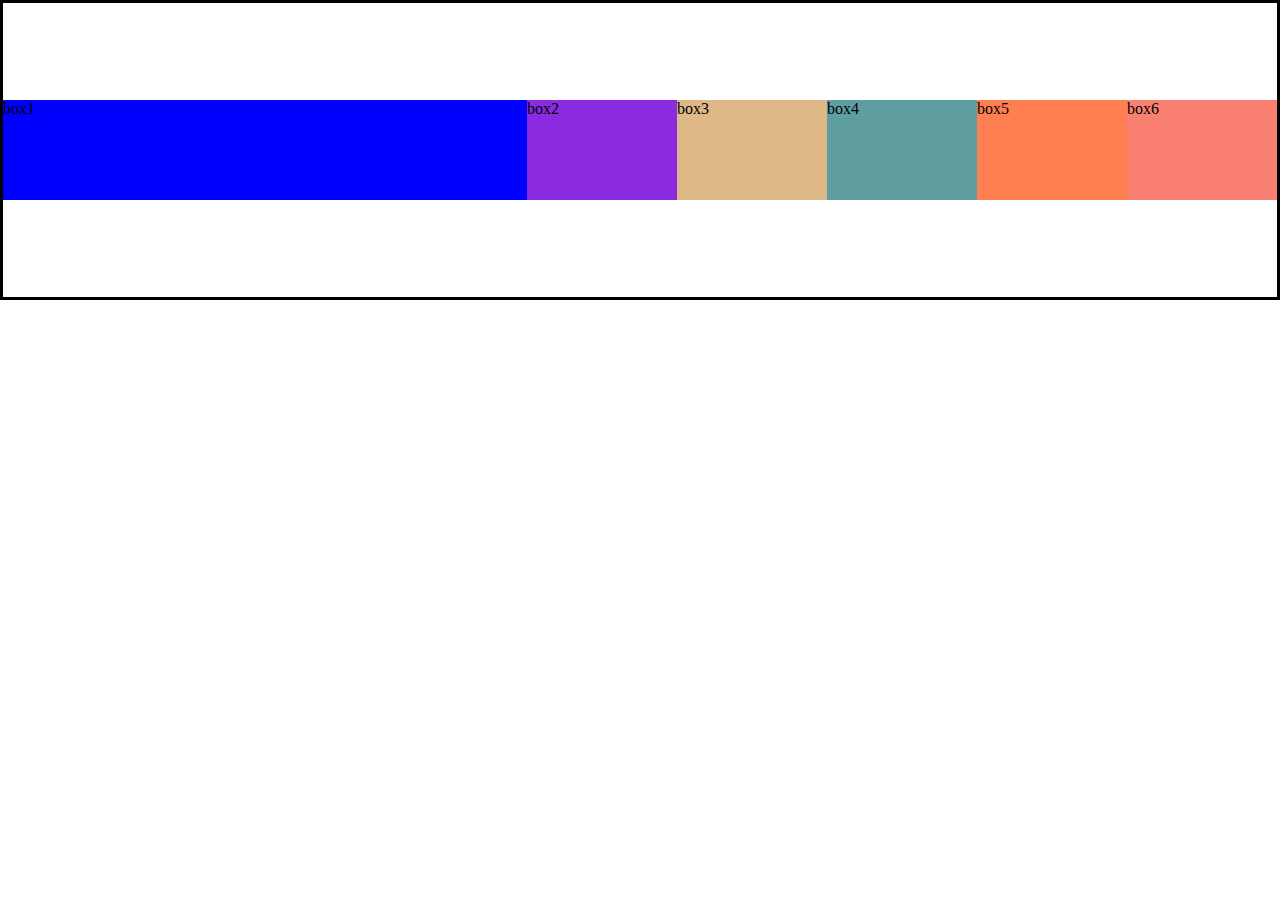
<file: flex/index.html>
<!DOCTYPE html>
<html lang="en">
<head>
    <meta charset="UTF-8">
    <meta http-equiv="X-UA-Compatible" content="IE=edge">
    <meta name="viewport" content="width=device-width, initial-scale=1.0">
    <title>Document</title>
    <link rel="stylesheet" href="./main.css">
</head>
<body>
    <main class="container">
        <div class="box1 box">
            <p>box1</p>
        </div>
        <div class="box2 box">
            <p>box2</p>
        </div>
        <div class="box3 box">
            <p>box3</p>
        </div>
        <div class="box4 box">
            <p>box4</p>
        </div>
        <div class="box5 box">
            <p>box5</p>
        </div>
        <div class="box6 box">
            <p>box6</p>
        </div>
        </main>
</body>
</html>
</file>
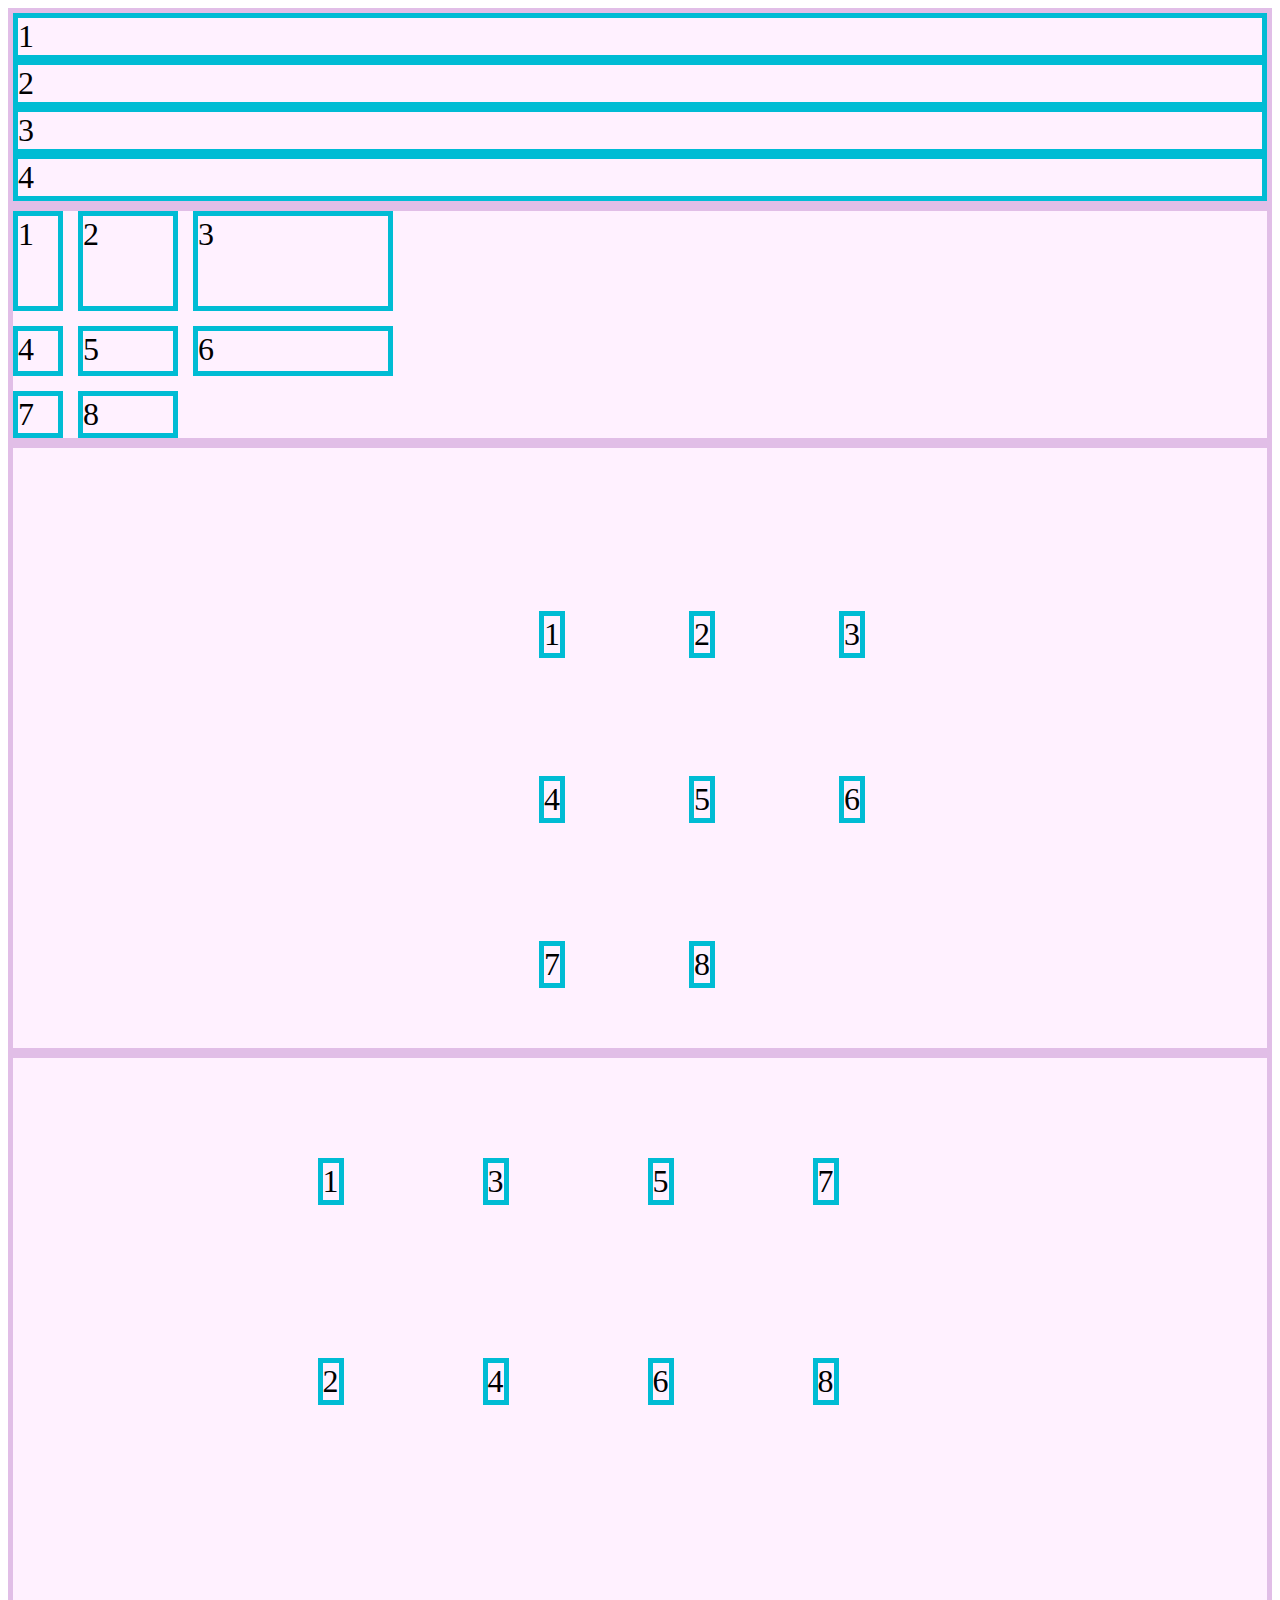
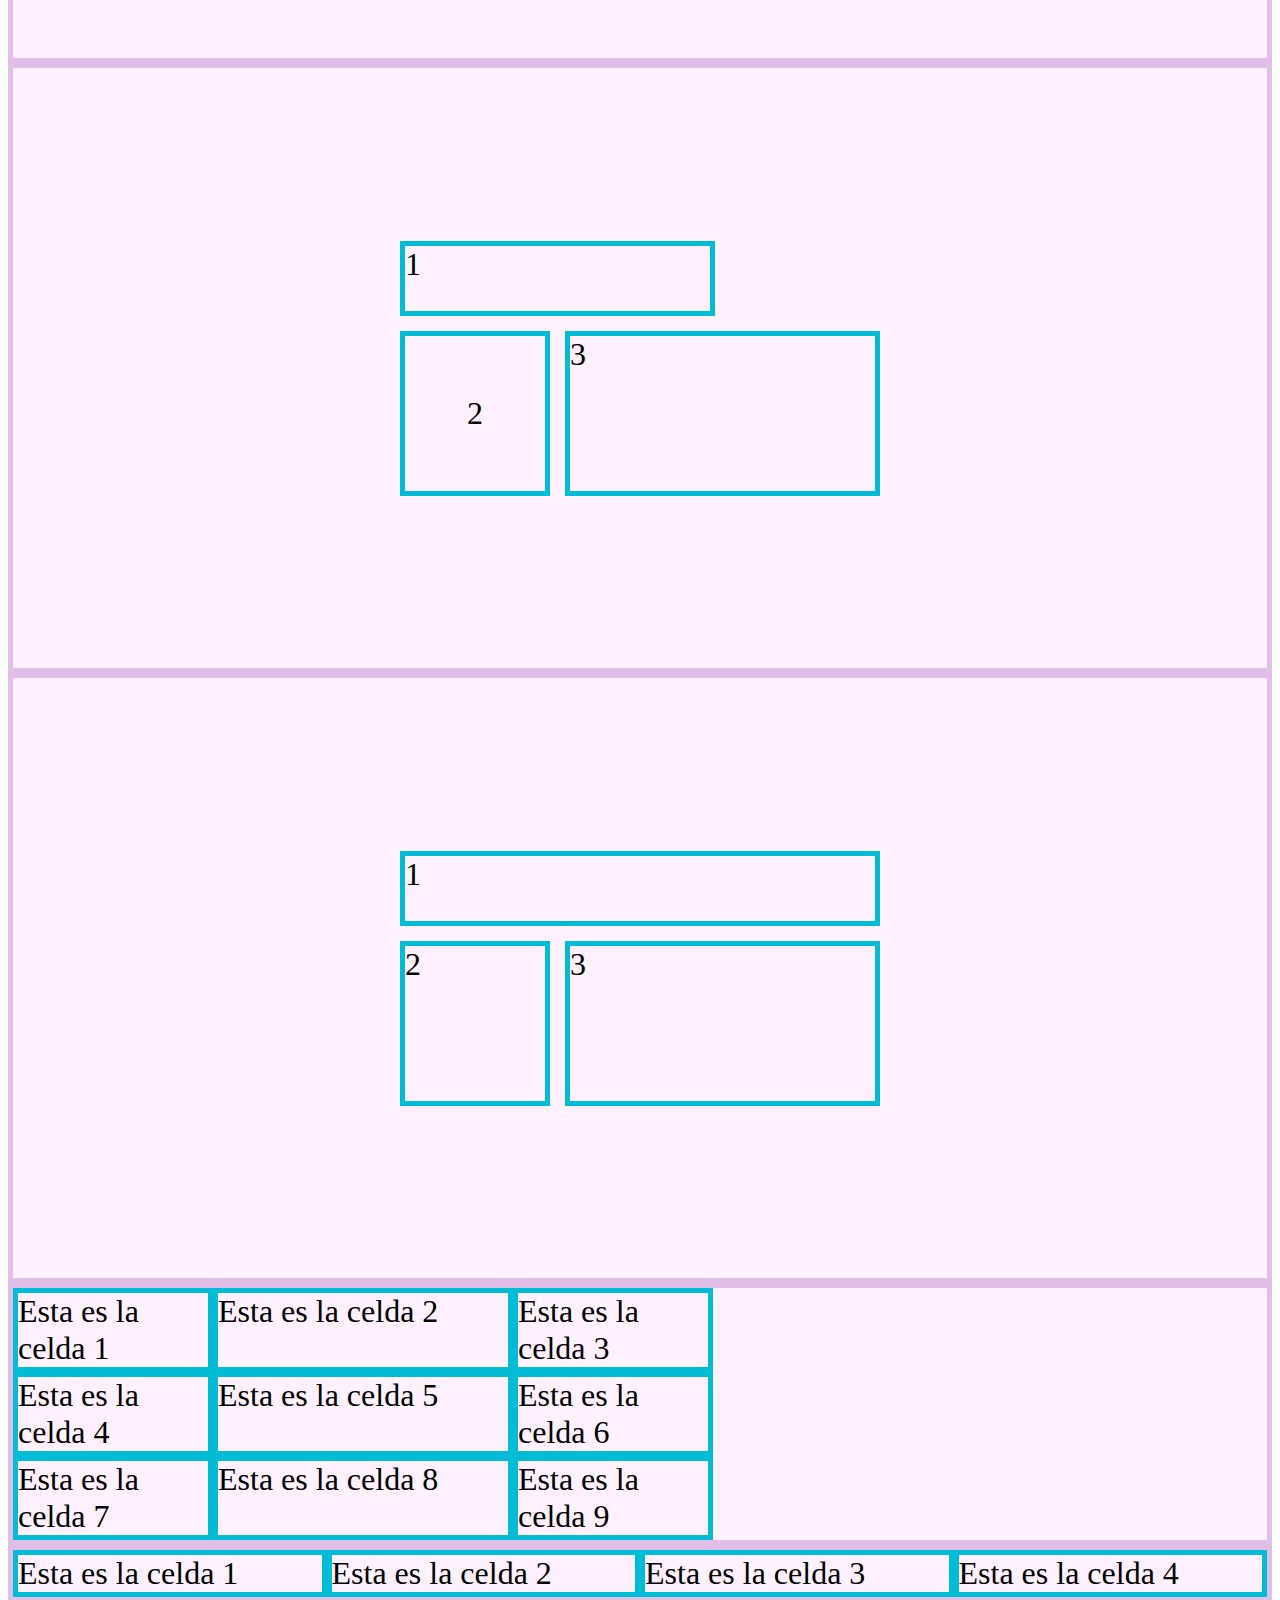
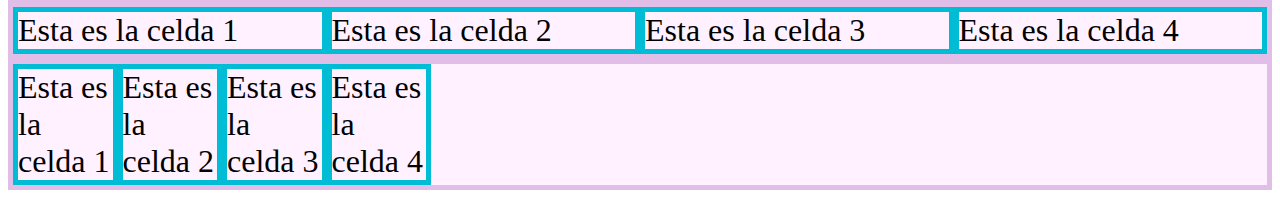
<file: grid/index.html>
<!DOCTYPE html>
<html lang="en">
<head>
    <meta charset="UTF-8">
    <meta http-equiv="X-UA-Compatible" content="IE=edge">
    <meta name="viewport" content="width=device-width, initial-scale=1.0">
    <title>Document</title>
    <link rel="stylesheet" href="./index.css">
</head>
<body>
    <section class="contenedor1">
        <div class="item item-1">1</div>
        <div class="item item-2">2</div>
        <div class="item item-3">3</div>
        <div class="item item-4">4</div>
    </section>
    <section class="contenedor2">
        <div class="item item-1">1</div>
        <div class="item item-2">2</div>
        <div class="item item-3">3</div>
        <div class="item item-4">4</div>
        <div class="item item-3">5</div>
        <div class="item item-4">6</div>
        <div class="item item-3">7</div>
        <div class="item item-4">8</div>
    </section>
    <section class="contenedor3">
        <div class="item item-1">1</div>
        <div class="item item-2">2</div>
        <div class="item item-3">3</div>
        <div class="item item-4">4</div>
        <div class="item item-3">5</div>
        <div class="item item-4">6</div>
        <div class="item item-3">7</div>
        <div class="item item-4">8</div>
    </section>
    <section class="contenedor4">
        <div class="item item-1">1</div>
        <div class="item item-2">2</div>
        <div class="item item-3">3</div>
        <div class="item item-4">4</div>
        <div class="item item-3">5</div>
        <div class="item item-4">6</div>
        <div class="item item-3">7</div>
        <div class="item item-4">8</div>
    </section>
    <section class="contenedor5">
        <div class="item item-5-1">1</div>
        <div class="item item-5-2">2</div>
        <div class="item item-5-3">3</div>
    </section>
    <section class="contenedor6">
        <div class="item item-6-1">1</div>
        <div class="item item-6-2">2</div>
        <div class="item item-6-3">3</div>
    </section>
    <section class="contenedor7">
        <div class="item item-7-1">Esta es la celda 1</div>
        <div class="item item-7-2">Esta es la celda 2</div>
        <div class="item item-7-3">Esta es la celda 3</div>
        <div class="item item-7-4">Esta es la celda 4</div>
        <div class="item item-7-5">Esta es la celda 5</div>
        <div class="item item-7-6">Esta es la celda 6</div>
        <div class="item item-7-7">Esta es la celda 7</div>
        <div class="item item-7-8">Esta es la celda 8</div>
        <div class="item item-7-9">Esta es la celda 9</div>
    </section>
    <section class="contenedor8">
        <div class="item item-8-1">Esta es la celda 1</div>
        <div class="item item-8-2">Esta es la celda 2</div>
        <div class="item item-8-3">Esta es la celda 3</div>
        <div class="item item-8-4">Esta es la celda 4</div>
    </section>
    <section class="contenedor9">
        <div class="item item-9-1">Esta es la celda 1</div>
        <div class="item item-9-2">Esta es la celda 2</div>
        <div class="item item-9-3">Esta es la celda 3</div>
        <div class="item item-9-4">Esta es la celda 4</div>
    </section>
    <section class="contenedor10">
        <div class="item item-10-1">Esta es la celda 1</div>
        <div class="item item-10-2">Esta es la celda 2</div>
        <div class="item item-10-3">Esta es la celda 3</div>
        <div class="item item-10-4">Esta es la celda 4</div>
    </section>
</body>
</html>
</file>
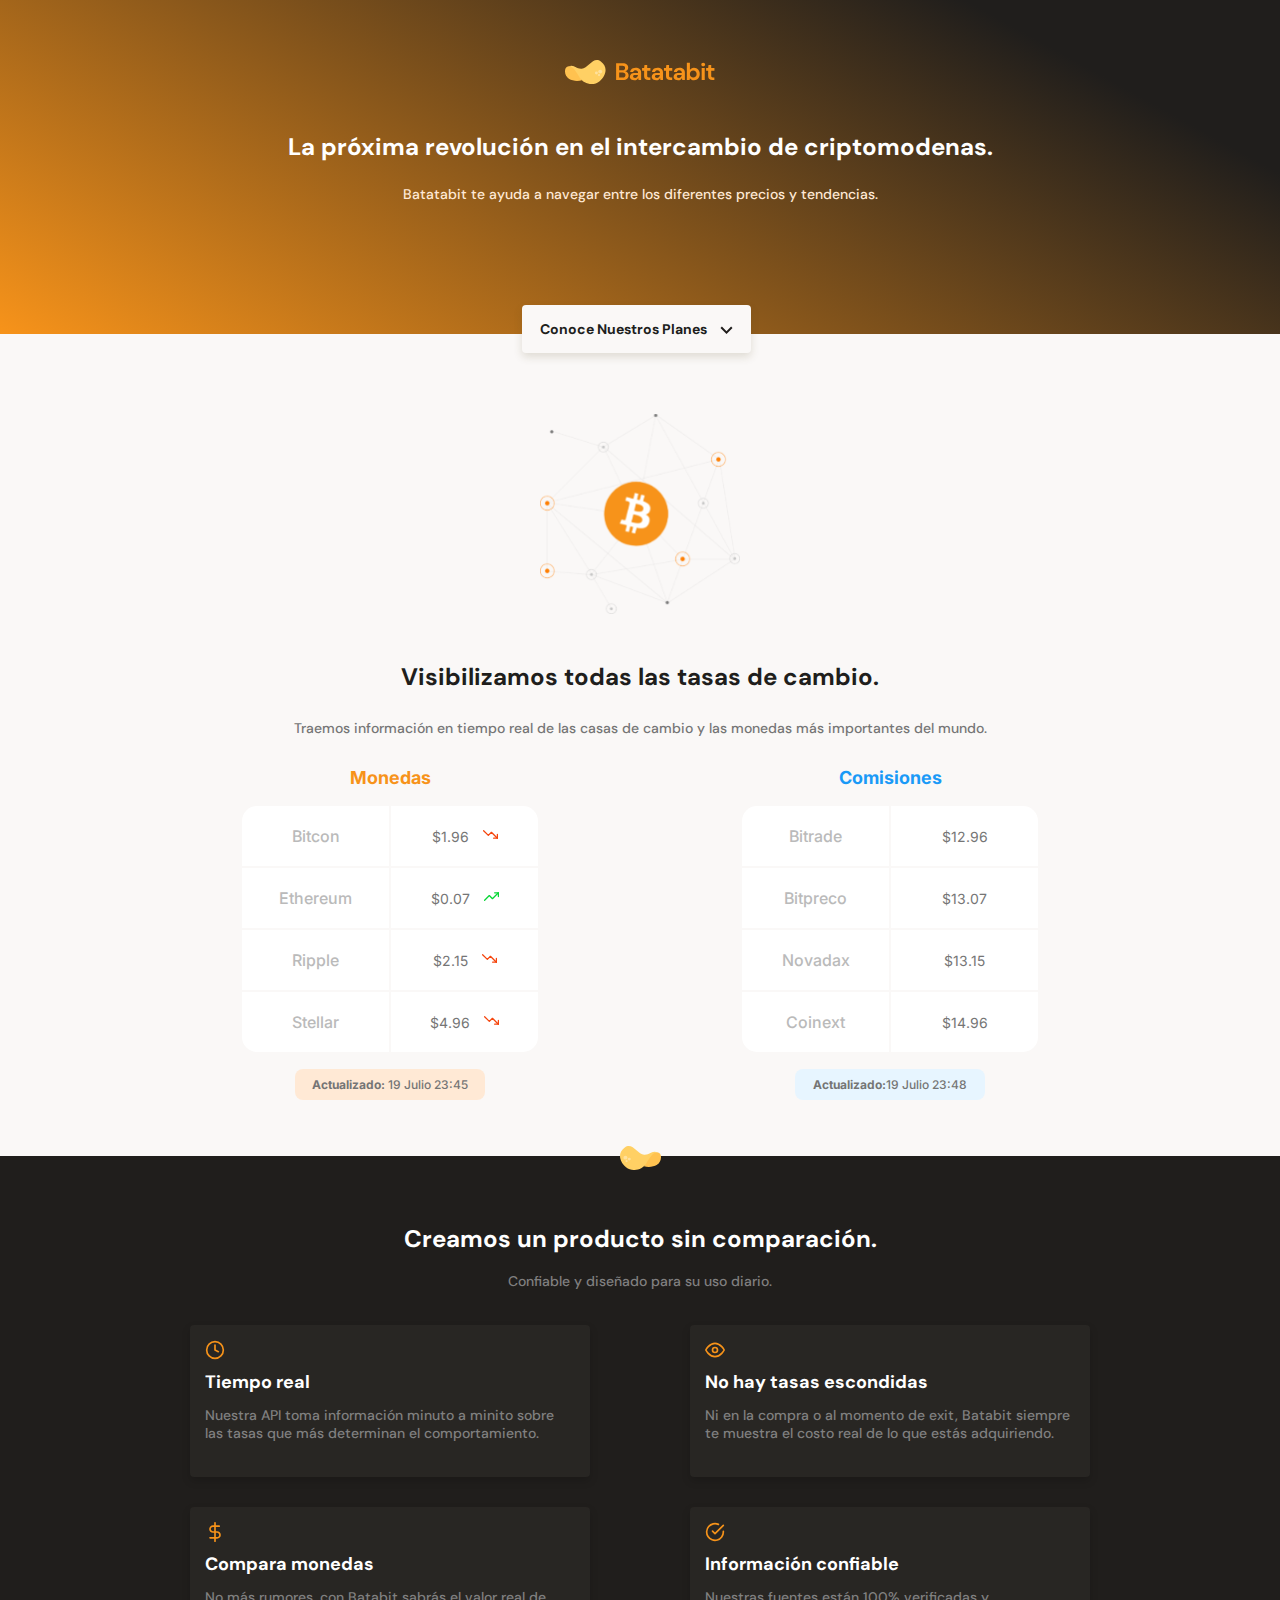
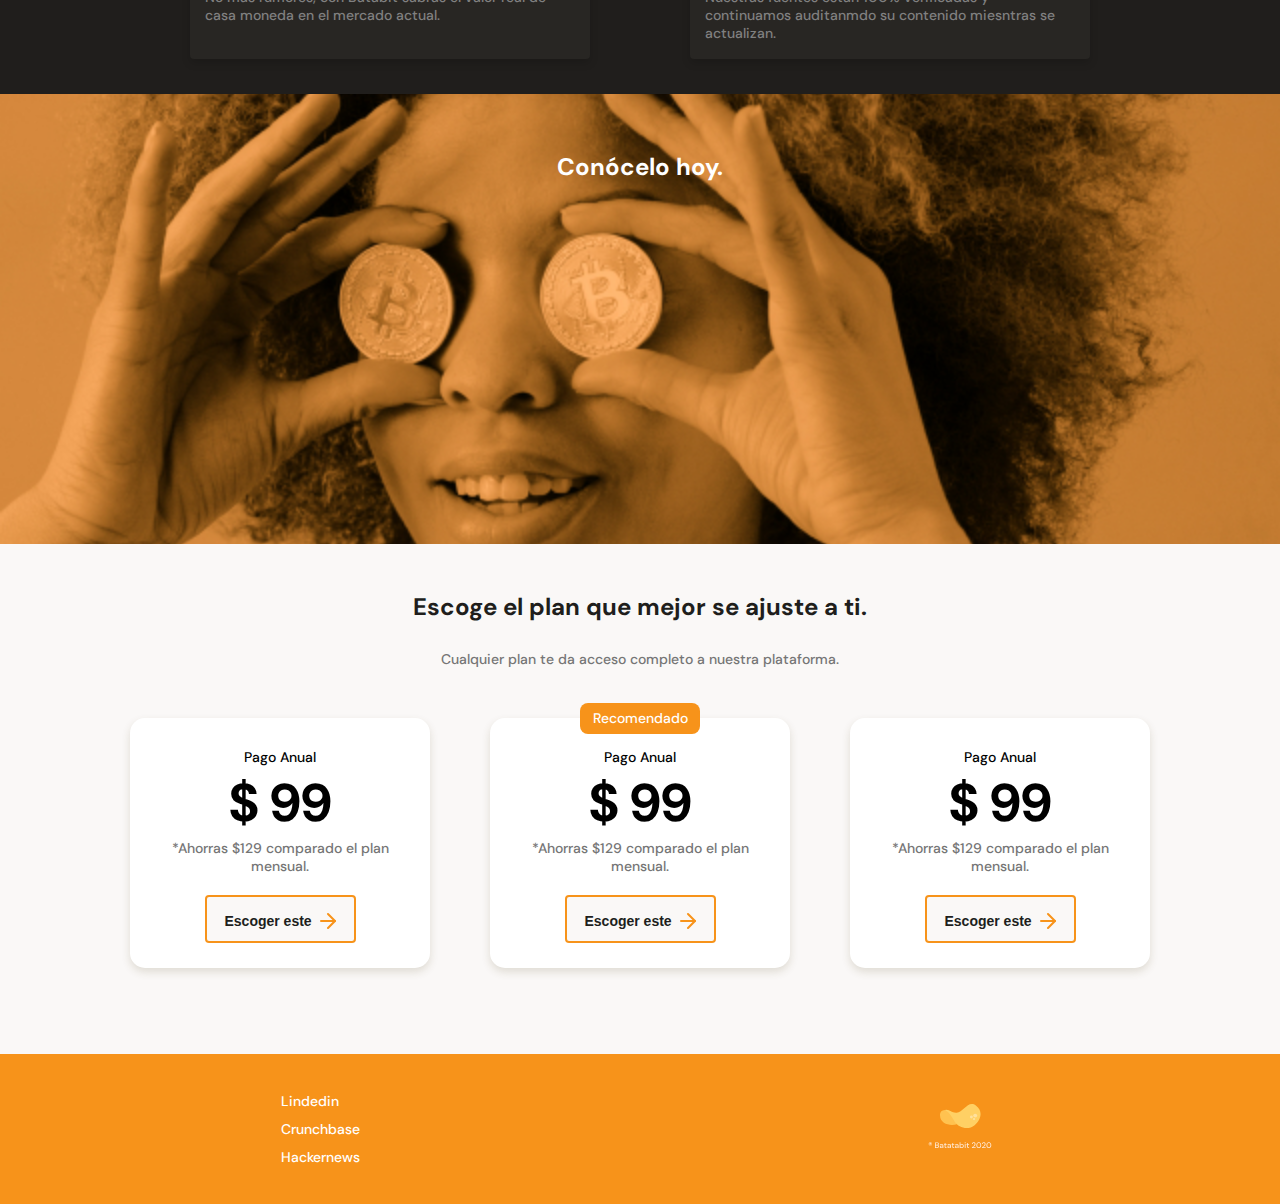
<file: Proyects/batata/index.html>
<!DOCTYPE html>
<html lang="en">
  <head>
    <meta charset="UTF-8" />
    <meta name="viewport" content="width=device-width, initial-scale=1.0" />
    <title>Batatabit</title>
    <link
      href="https://fonts.googleapis.com/css2?family=DM+Sans:wght@400;500;700&family=Inter:wght@300;500;900&display=swap"
      rel="stylesheet"
    />
    <link rel="stylesheet" href="./css/style.css" />
    <link
      rel="stylesheet"
      href="./css/tablet.css"
      media="(min-width: 1024px)"
    />
  </head>
  <body>
    <header>
      <img src="./assets/img/logo.svg" alt="Logo de Batatabit" />
      <div class="header--title-container">
        <h1>La próxima revolución en el intercambio de criptomodenas.</h1>
        <p>
          Batatabit te ayuda a navegar entre los diferentes precios y
          tendencias.
        </p>
        <a href="#plans" class="header--button"
          >Conoce Nuestros Planes <span></span
        ></a>
      </div>
    </header>
    <main>
      <section class="main-exchange-container">
        <div class="backgroundImg"></div>
        <div class="main-exchange-container--title">
          <h2>Visibilizamos todas las tasas de cambio.</h2>
          <p>
            Traemos información en tiempo real de las casas de cambio y las
            monedas más importantes del mundo.
          </p>
        </div>
        <div class="main-tables-container">
          <div class="main-currency-table">
            <p class="currency-table--title">Monedas</p>
            <div class="currency-table--container">
              <table>
                <tr>
                  <td class="table__top-left">Bitcon</td>
                  <td class="table__top-right table__right">
                    $1.96 <span class="down"></span>
                  </td>
                </tr>
                <tr>
                  <td>Ethereum</td>
                  <td class="table__right">$0.07 <span class="up"></span></td>
                </tr>
                <tr>
                  <td>Ripple</td>
                  <td class="table__right">$2.15 <span class="down"></span></td>
                </tr>
                <tr>
                  <td class="table__bottom-left">Stellar</td>
                  <td class="table__bottom-right table__right">
                    $4.96 <span class="down"></span>
                  </td>
                </tr>
              </table>
            </div>
            <div class="currency-table--date">
              <p><b>Actualizado:</b> 19 Julio 23:45</p>
            </div>
          </div>
          <div class="main-commissions-table">
            <p class="commissions-table--title">Comisiones</p>
            <div class="commissions-table--container">
              <table>
                <tr>
                  <td class="table__top-left">Bitrade</td>
                  <td class="table__top-right table__right">$12.96</td>
                </tr>
                <tr>
                  <td>Bitpreco</td>
                  <td class="table__right">$13.07</td>
                </tr>
                <tr>
                  <td>Novadax</td>
                  <td class="table__right">$13.15</td>
                </tr>
                <tr>
                  <td class="table__bottom-left">Coinext</td>
                  <td class="table__bottom-right table__right">$14.96</td>
                </tr>
              </table>
            </div>
            <div class="commissions-table--date">
              <p><b>Actualizado:</b>19 Julio 23:48</p>
            </div>
          </div>
        </div>
      </section>
      <section class="main-product-detail">
        <span class="product-detail--batata-logo"></span>
        <div class="product-detail--title">
          <h2>Creamos un producto sin comparación.</h2>
          <p>Confiable y diseñado para su uso diario.</p>
        </div>
        <div class="product-cards--container">
          <article class="product-detail--card">
            <span class="clock"></span>
            <p class="product--card_title">Tiempo real</p>
            <p class="product--card_body">
              Nuestra API toma información minuto a minito sobre las tasas que
              más determinan el comportamiento.
            </p>
          </article>
          <article class="product-detail--card">
            <span class="eye"></span>
            <p class="product--card_title">No hay tasas escondidas</p>
            <p class="product--card_body">
              Ni en la compra o al momento de exit, Batabit siempre te muestra
              el costo real de lo que estás adquiriendo.
            </p>
          </article>
          <article class="product-detail--card">
            <span class="dollar"></span>
            <p class="product--card_title">Compara monedas</p>
            <p class="product--card_body">
              No más rumores, con Batabit sabrás el valor real de casa moneda en
              el mercado actual.
            </p>
          </article>
          <article class="product-detail--card">
            <span class="check"></span>
            <p class="product--card_title">Información confiable</p>
            <p class="product--card_body">
              Nuestras fuentes están 100% verificadas y continuamos auditanmdo
              su contenido miesntras se actualizan.
            </p>
          </article>
        </div>
      </section>
      <section class="bitcoin-img-container">
        <h2>Conócelo hoy.</h2>
      </section>
      <section id="plans" class="main-plans-container">
        <h2>Escoge el plan que mejor se ajuste a ti.</h2>
        <p>Cualquier plan te da acceso completo a nuestra plataforma.</p>
        <div class="plans-container--slider">
          <div class="plans-container--card">
            <div class="plan-card">
              <h3 class="plan-card--title">Pago Anual</h3>
              <p class="plan-card--price"><span>$</span> 99</p>
              <p class="plan-card--saving">
                *Ahorras $129 comparado el plan mensual.
              </p>
              <button class="plan-card--ca">Escoger este <span></span></button>
            </div>
          </div>
          <div class="plans-container--card">
            <p class="recommended">Recomendado</p>
            <div class="plan-card">
              <h3 class="plan-card--title">Pago Anual</h3>
              <p class="plan-card--price"><span>$</span> 99</p>
              <p class="plan-card--saving">
                *Ahorras $129 comparado el plan mensual.
              </p>
              <button class="plan-card--ca">Escoger este <span></span></button>
            </div>
          </div>
          <div class="plans-container--card">
            <div class="plan-card">
              <h3 class="plan-card--title">Pago Anual</h3>
              <p class="plan-card--price"><span>$</span> 99</p>
              <p class="plan-card--saving">
                *Ahorras $129 comparado el plan mensual.
              </p>
              <button class="plan-card--ca">Escoger este <span></span></button>
            </div>
          </div>
        </div>
      </section>
    </main>
    <footer>
      <section class="left">
        <ul>
          <li><a href="">Lindedin</a></li>
          <li><a href="">Crunchbase</a></li>
          <li><a href="">Hackernews</a></li>
        </ul>
      </section>
      <section class="right">
        <img src="./assets/img/logo-footer.svg" alt="Logo Batatabit 2020" />
      </section>
    </footer>
  </body>
</html>
</file>
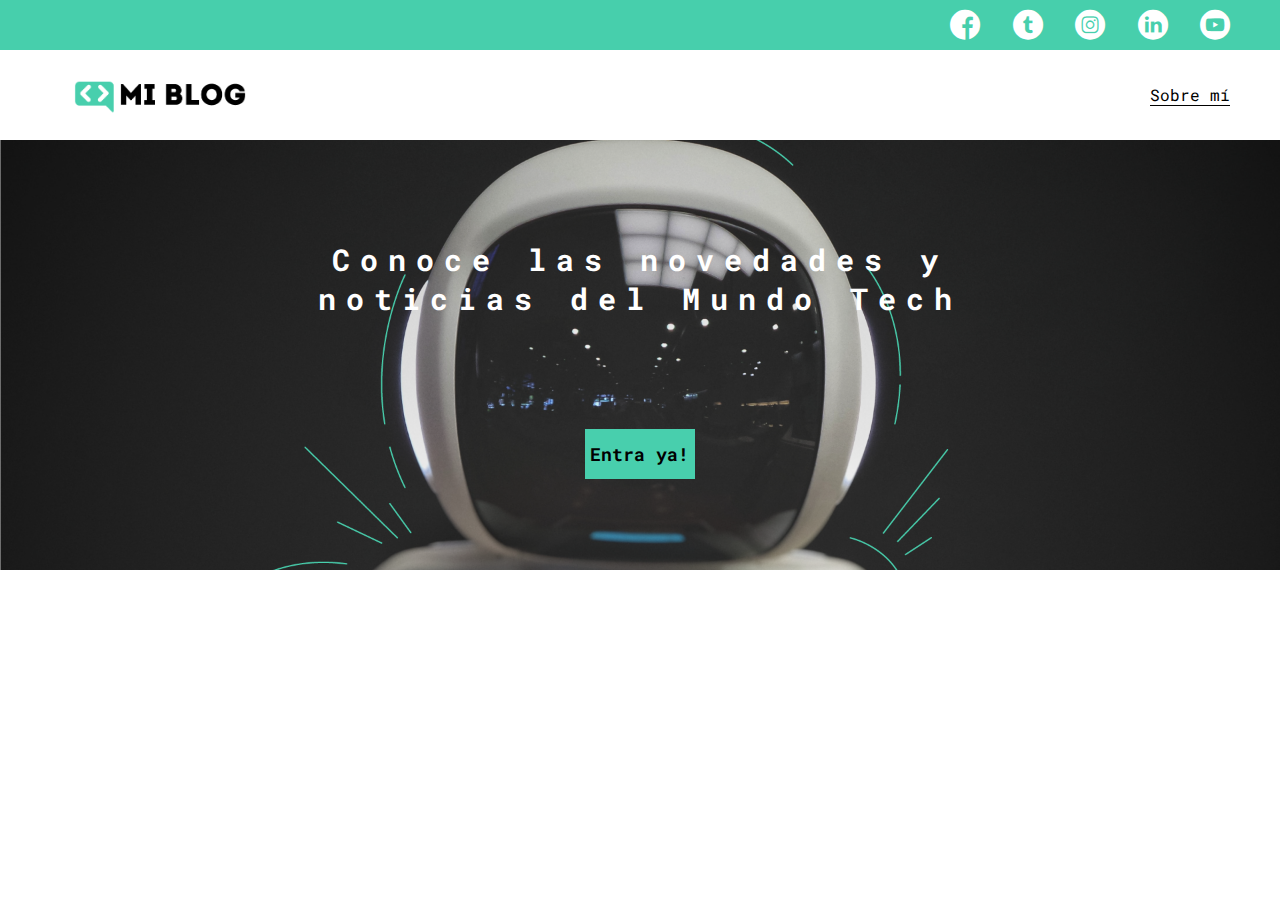
<file: Proyects/blog/blog/index.html>
<!DOCTYPE html>
<html lang="en">
<head>
    <meta charset="UTF-8">
    <meta name="viewport" content="width=device-width, initial-scale=1.0">
    <meta http-equiv="X-UA-Compatible" content="ie=edge">
    <title>Mi Blog</title>
    <link rel="stylesheet" href="css/main.css">
    <link rel="stylesheet" href="css/font/flaticon.css">
    <link rel="stylesheet" href="css/media-queries.css">
</head>
<body>
    <header>
        <section class="header-icons-container">
            <div class="icons">
                <a href="/"><span class="flaticon-001-facebook"></span></a>
                <a href="/"><span class="flaticon-002-twitter"></span></a>
                <a href="/"><span class="flaticon-011-instagram"></span></a>
                <a href="/"><span class="flaticon-010-linkedin"></span></a>
                <a href="/"><span class="flaticon-008-youtube"></span></a>
            </div>
        </section>
        <nav>
            <section class="nav-logo-container">
                <a href="/"><img src="assets/img/Logo-negro.png" alt="Logo de mi blog" > </a>
            </section>
            <section class="profile-link">
                <a href="perfil.html">Sobre mí</a>
            </section>
        </nav>
    </header>
    <main class="home-main">
        <section>
            <h1 class="home-main-text">Conoce las novedades y <br> noticias del Mundo Tech</h1>
            <a class="home-main-button" href="blogs.html">Entra ya!</a>
        </section>
    </main>
</body>
</html>
</file>
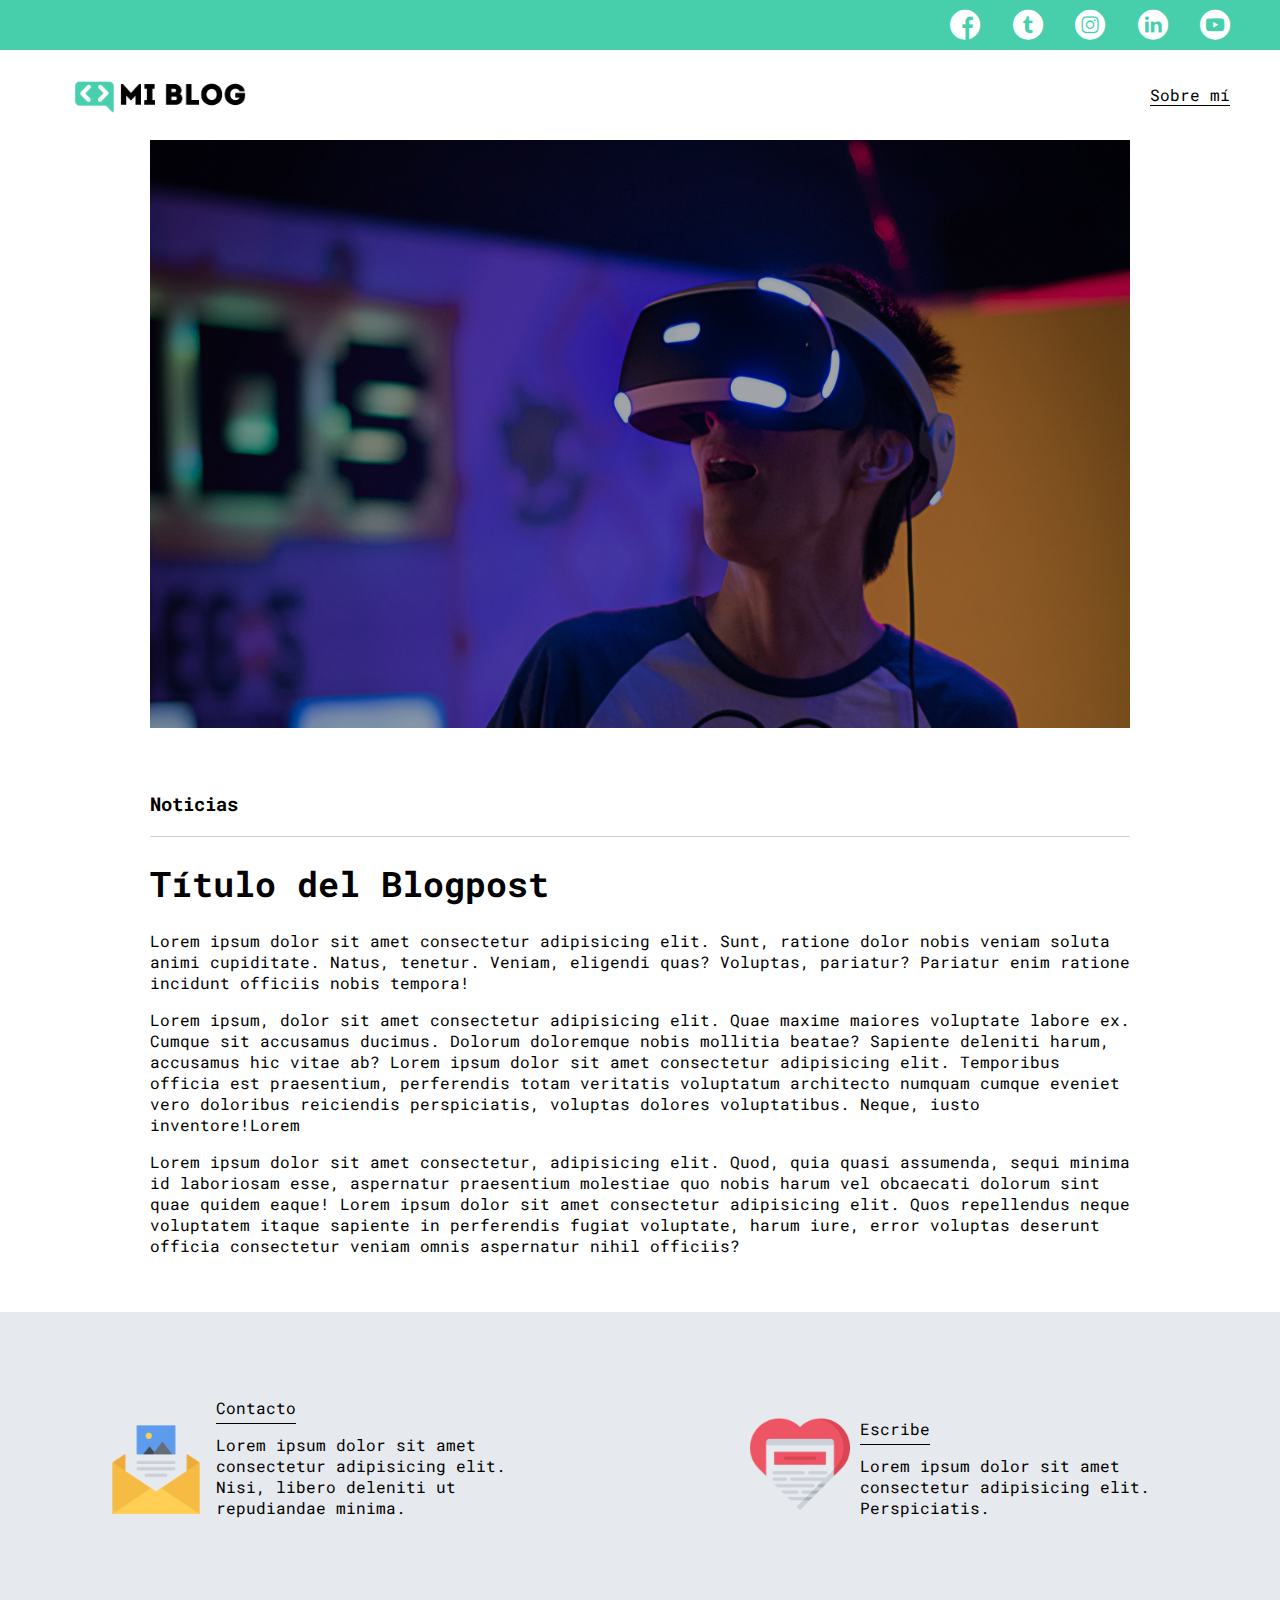
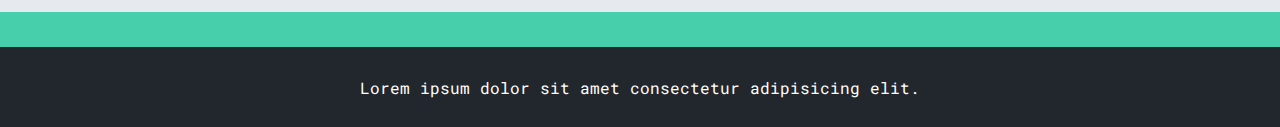
<file: Proyects/blog/blog/blog.html>
<!DOCTYPE html>
<html lang="en">
<head>
    <meta charset="UTF-8">
    <meta name="viewport" content="width=device-width, initial-scale=1.0">
    <meta http-equiv="X-UA-Compatible" content="ie=edge">
    <title>Mi Blog</title>
    <link rel="stylesheet" href="css/main.css">
    <link rel="stylesheet" href="css/font/flaticon.css">
    <link rel="stylesheet" href="css/media-queries.css">
</head>
<body>
    <header>
        <section class="header-icons-container">
            <div class="icons">
                <a href="/"><span class="flaticon-001-facebook"></span></a>
                <a href="/"><span class="flaticon-002-twitter"></span></a>
                <a href="/"><span class="flaticon-011-instagram"></span></a>
                <a href="/"><span class="flaticon-010-linkedin"></span></a>
                <a href="/"><span class="flaticon-008-youtube"></span></a>
            </div>
        </section>
        <nav>
            <section class="nav-logo-container">
                <a href="/"><img src="assets/img/Logo-negro.png" alt="Logo de mi blog" > </a>
            </section>
            <section class="profile-link">
                <a href="perfil.html">Sobre mí</a>
            </section>
        </nav>
    </header>
    <main>
        <section class="grid-container blogpost-img-container">
            <img src="assets/img/post-1.png" alt="">
        </section>
        <section class="blogpost-main-container">
            <div class="grid-container">
                <h3>Noticias</h3>
                <article>
                    <h1>Título del Blogpost</h1>
                    <p>Lorem ipsum dolor sit amet consectetur adipisicing elit. Sunt, ratione dolor nobis veniam soluta animi cupiditate. Natus, tenetur. Veniam, eligendi quas? Voluptas, pariatur? Pariatur enim ratione incidunt officiis nobis tempora!</p>
                    <p>Lorem ipsum, dolor sit amet consectetur adipisicing elit. Quae maxime maiores voluptate labore ex. Cumque sit accusamus ducimus. Dolorum doloremque nobis mollitia beatae? Sapiente deleniti harum, accusamus hic vitae ab? Lorem ipsum dolor sit amet consectetur adipisicing elit. Temporibus officia est praesentium, perferendis totam veritatis voluptatum architecto numquam cumque eveniet vero doloribus reiciendis perspiciatis, voluptas dolores voluptatibus. Neque, iusto inventore!Lorem</p>
                    <p>Lorem ipsum dolor sit amet consectetur, adipisicing elit. Quod, quia quasi assumenda, sequi minima id laboriosam esse, aspernatur praesentium molestiae quo nobis harum vel obcaecati dolorum sint quae quidem eaque! Lorem ipsum dolor sit amet consectetur adipisicing elit. Quos repellendus neque voluptatem itaque sapiente in perferendis fugiat voluptate, harum iure, error voluptas deserunt officia consectetur veniam omnis aspernatur nihil officiis?</p>
                </article>
            </div>
        </section>
        <section class="contact-main-container">
            <div>
                <img src="assets/img/013-newsletter.png" alt="">
                <div class="contact-left">
                    <a href="/">Contacto</a>
                    <p>Lorem ipsum dolor sit amet consectetur adipisicing elit. Nisi, libero deleniti ut repudiandae minima.</p>
                </div>
            </div>
            <div>
                <img src="assets/img/006-like.png" alt="">
                <div class="contact-right">
                    <a href="/">Escribe</a>
                    <p>Lorem ipsum dolor sit amet consectetur adipisicing elit. Perspiciatis.</p>
                </div>
            </div>
        </section>
    </main>
    <footer>
        <p>Lorem ipsum dolor sit amet consectetur adipisicing elit.</p>
    </footer>
</body>
</html>
</file>
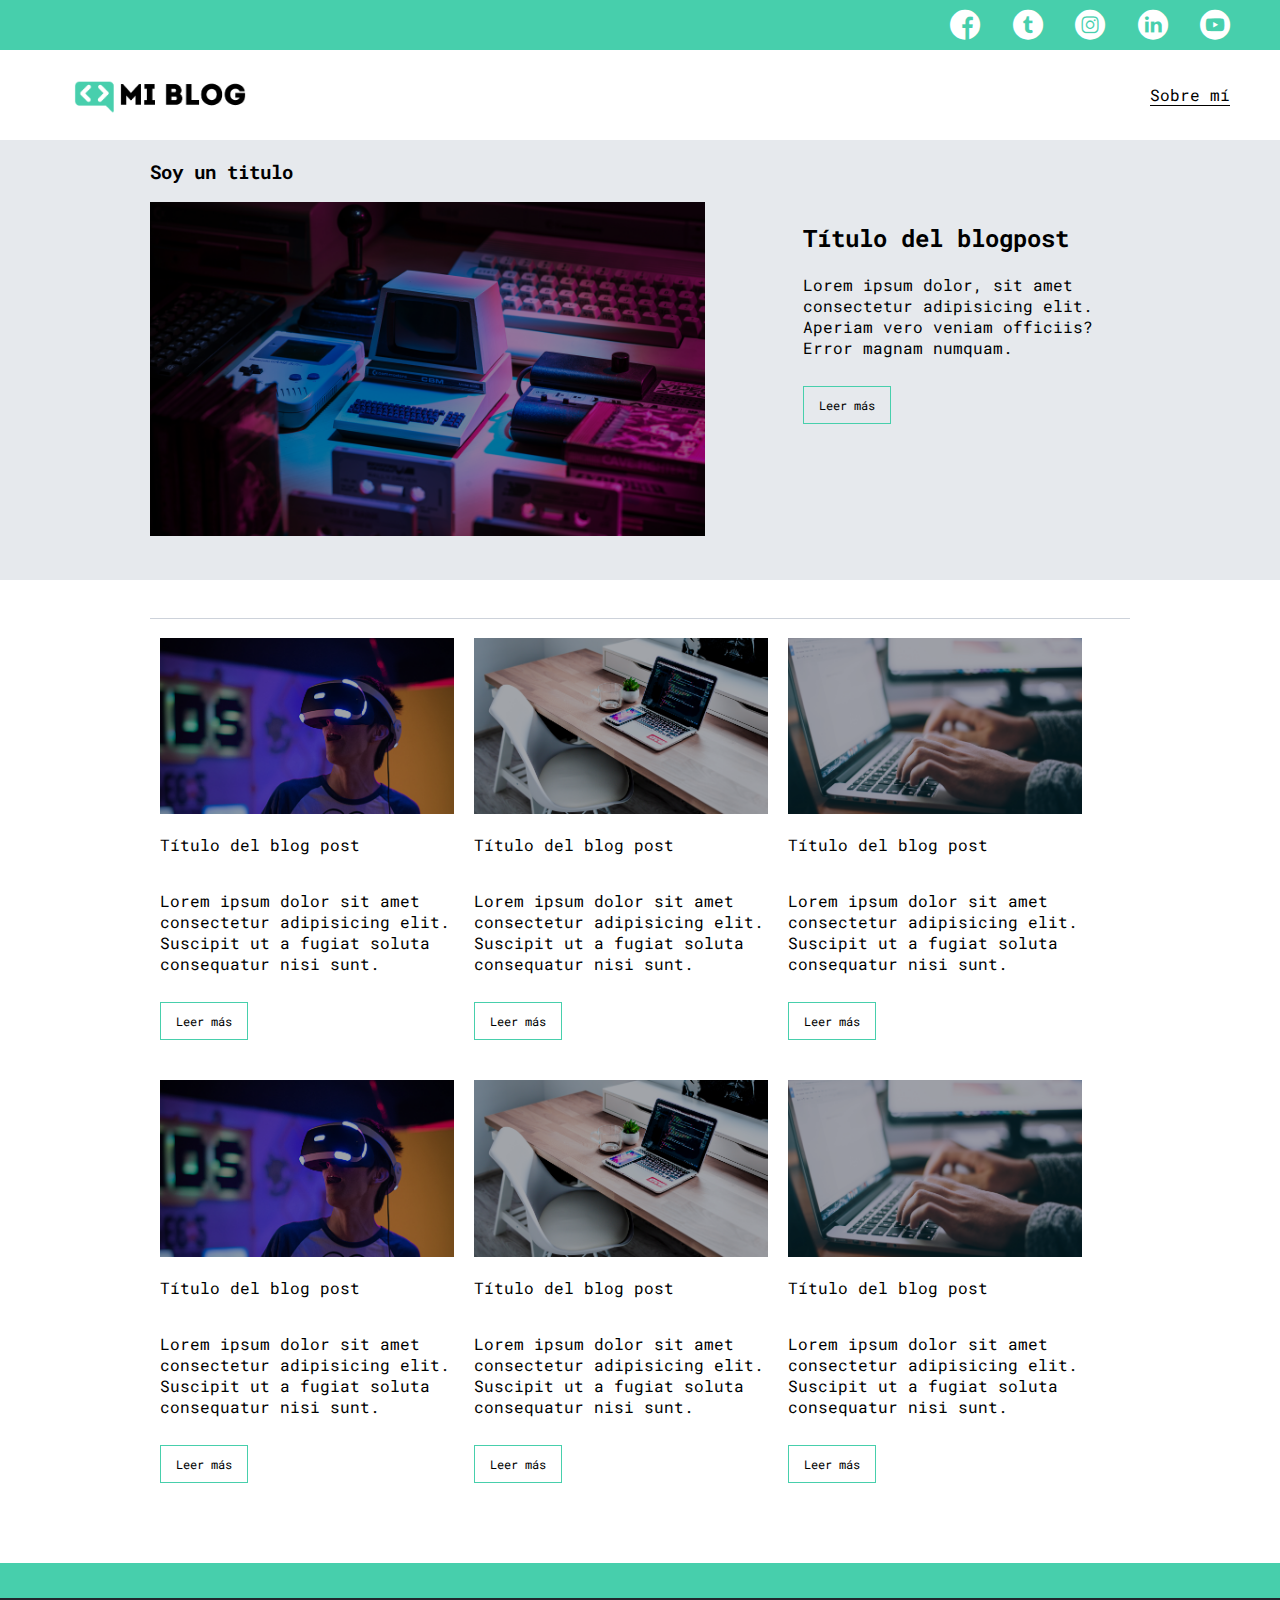
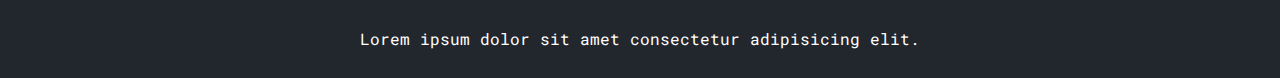
<file: Proyects/blog/blog/blogs.html>
<!DOCTYPE html>
<html lang="en">
<head>
    <meta charset="UTF-8">
    <meta name="viewport" content="width=device-width, initial-scale=1.0">
    <meta http-equiv="X-UA-Compatible" content="ie=edge">
    <title>Mi Blog</title>
    <link rel="stylesheet" href="css/main.css">
    <link rel="stylesheet" href="css/font/flaticon.css">
    <link rel="stylesheet" href="css/media-queries.css">
</head>
<body>
    <header>
        <section class="header-icons-container">
            <div class="icons">
                <a href="/"><span class="flaticon-001-facebook"></span></a>
                <a href="/"><span class="flaticon-002-twitter"></span></a>
                <a href="/"><span class="flaticon-011-instagram"></span></a>
                <a href="/"><span class="flaticon-010-linkedin"></span></a>
                <a href="/"><span class="flaticon-008-youtube"></span></a>
            </div>
        </section>
        <nav>
            <section class="nav-logo-container">
                <a href="/"><img src="assets/img/Logo-negro.png" alt="Logo de mi blog" > </a>
            </section>
            <section class="profile-link">
                <a href="perfil.html">Sobre mí</a>
            </section>
        </nav>
    </header>
    <main class="blogs-main">
        <section class="blogs-news-container">
            <div class="grid-container blogs-main-new">
                <h3>Soy un titulo</h3>
                <div class="blogs-news-img-container">
                    <img src="assets/img/main-news-img.png" alt="">
                </div>
                <div class="blogs-news-info-container">
                    <h2>Título del blogpost</h2>
                    <p>Lorem ipsum dolor, sit amet consectetur adipisicing elit. Aperiam vero veniam officiis? Error magnam numquam.</p>
                    <a href="" class="blogs-button">Leer más</a>
                </div>
            </div>
        </section>
        <section class="blogs-posts-container">
            <div class="grid-container">
                <h3></h3>
                <article class="post-container">
                    <img src="assets/img/post-1.png" alt="">
                    <p>Título del blog post</p>
                    <p>Lorem ipsum dolor sit amet consectetur adipisicing elit. Suscipit ut a fugiat soluta consequatur nisi sunt.</p>
                    <a href="" class="blogs-button">Leer más</a>
                </article>
                <article class="post-container">
                    <img src="assets/img/post-2.png" alt="">
                    <p>Título del blog post</p>
                    <p>Lorem ipsum dolor sit amet consectetur adipisicing elit. Suscipit ut a fugiat soluta consequatur nisi sunt.</p>
                    <a href="" class="blogs-button">Leer más</a>
                </article>
                <article class="post-container">
                    <img src="assets/img/post-3.png" alt="">
                    <p>Título del blog post</p>
                    <p>Lorem ipsum dolor sit amet consectetur adipisicing elit. Suscipit ut a fugiat soluta consequatur nisi sunt.</p>
                    <a href="" class="blogs-button">Leer más</a>
                </article>
                <article class="post-container">
                    <img src="assets/img/post-1.png" alt="">
                    <p>Título del blog post</p>
                    <p>Lorem ipsum dolor sit amet consectetur adipisicing elit. Suscipit ut a fugiat soluta consequatur nisi sunt.</p>
                    <a href="" class="blogs-button">Leer más</a>
                </article>
                <article class="post-container">
                    <img src="assets/img/post-2.png" alt="">
                    <p>Título del blog post</p>
                    <p>Lorem ipsum dolor sit amet consectetur adipisicing elit. Suscipit ut a fugiat soluta consequatur nisi sunt.</p>
                    <a href="" class="blogs-button">Leer más</a>
                </article>
                <article class="post-container">
                    <img src="assets/img/post-3.png" alt="">
                    <p>Título del blog post</p>
                    <p>Lorem ipsum dolor sit amet consectetur adipisicing elit. Suscipit ut a fugiat soluta consequatur nisi sunt.</p>
                    <a href="" class="blogs-button">Leer más</a>
                </article>
            </div>
        </section>
    </main>
    <footer>
        <p>Lorem ipsum dolor sit amet consectetur adipisicing elit.</p>
    </footer>
</body>
</html>
</file>
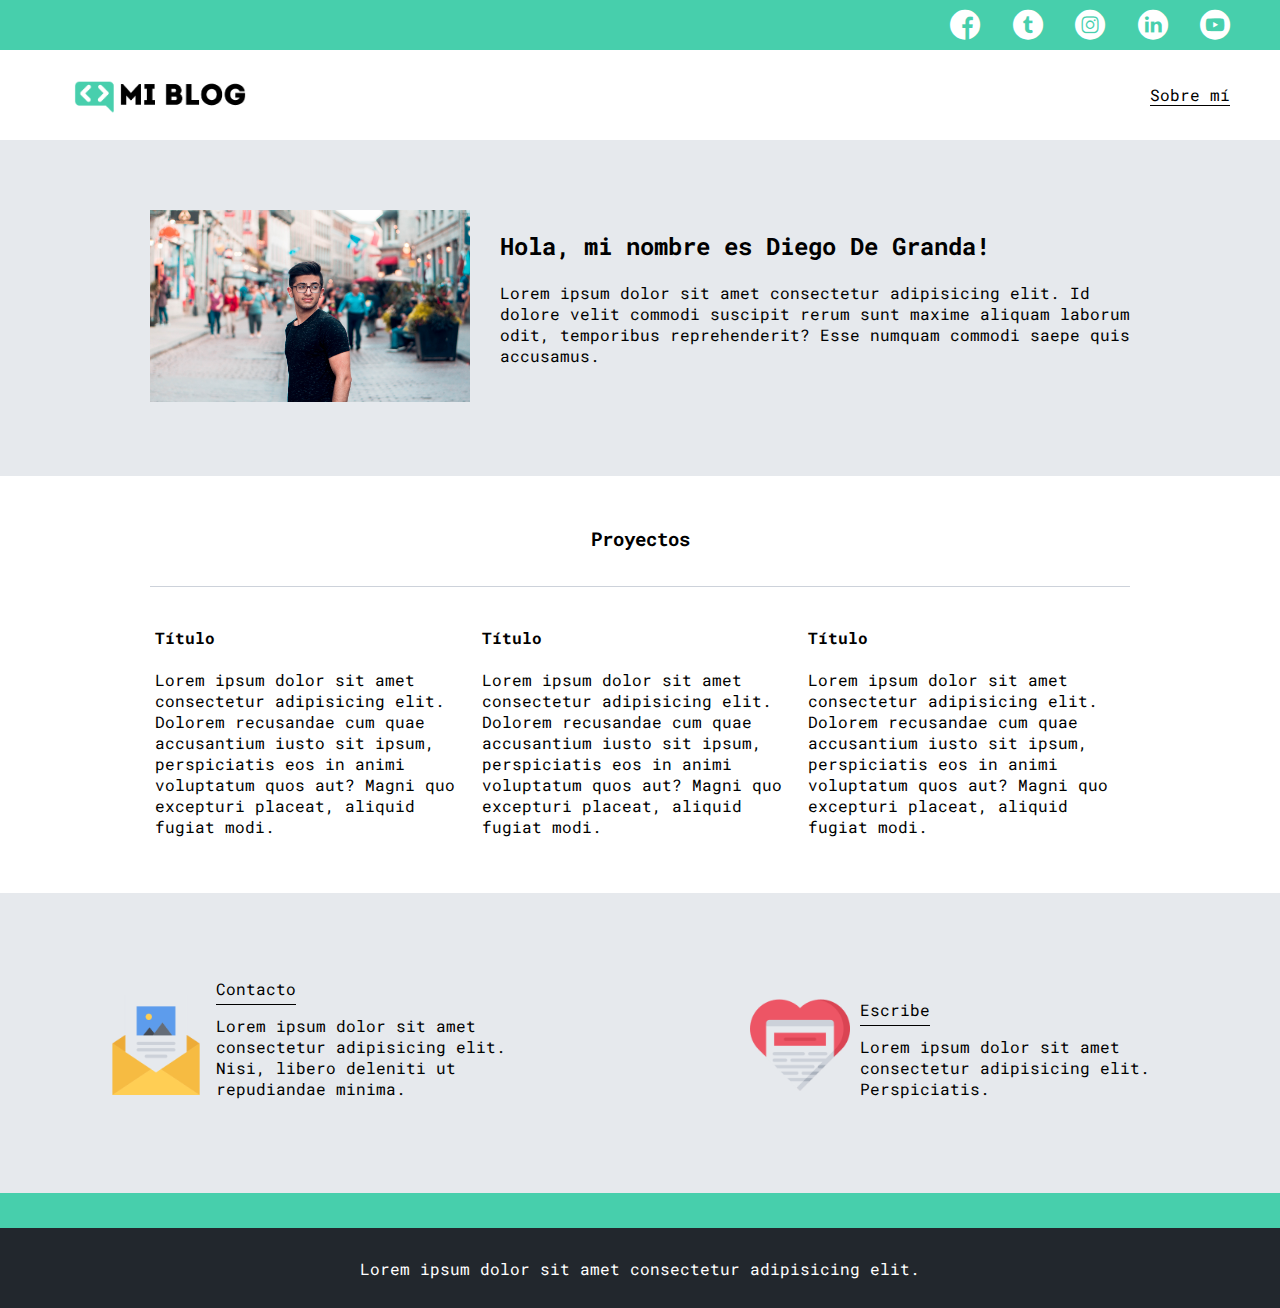
<file: Proyects/blog/blog/perfil.html>
<!DOCTYPE html>
<html lang="en">
<head>
    <meta charset="UTF-8">
    <meta name="viewport" content="width=device-width, initial-scale=1.0">
    <meta http-equiv="X-UA-Compatible" content="ie=edge">
    <title>Mi Blog</title>
    <link rel="stylesheet" href="css/main.css">
    <link rel="stylesheet" href="css/font/flaticon.css">
    <link rel="stylesheet" href="css/media-queries.css">
</head>
<body>
    <header>
        <section class="header-icons-container">
            <div class="icons">
                <a href="/"><span class="flaticon-001-facebook"></span></a>
                <a href="/"><span class="flaticon-002-twitter"></span></a>
                <a href="/"><span class="flaticon-011-instagram"></span></a>
                <a href="/"><span class="flaticon-010-linkedin"></span></a>
                <a href="/"><span class="flaticon-008-youtube"></span></a>
            </div>
        </section>
        <nav>
            <section class="nav-logo-container">
                <a href="/"><img src="assets/img/Logo-negro.png" alt="Logo de mi blog" > </a>
            </section>
            <section class="profile-link">
                <a href="perfil.html">Sobre mí</a>
            </section>
        </nav>
    </header>
    <main>
        <section class="profile-main-container">
            <div class="grid-container profile-container">
                <div>
                    <img src="assets/img/profile-pic.jpg" alt="">
                </div>
                <div>
                    <h2>Hola, mi nombre es Diego De Granda!</h2>
                    <p>Lorem ipsum dolor sit amet consectetur adipisicing elit. Id dolore velit commodi suscipit rerum sunt maxime aliquam laborum odit, temporibus reprehenderit? Esse numquam commodi saepe quis accusamus.</p>
                </div>
            </div>
        </section>
        <section class="profile-main-proyects">
            <div class="grid-container">
                <h3>Proyectos</h3>
                <div class="proyects-main-container">
                    <article class="proyect-container">
                        <h4>Título</h4>
                        <p>Lorem ipsum dolor sit amet consectetur adipisicing elit. Dolorem recusandae cum quae accusantium iusto sit ipsum, perspiciatis eos in animi voluptatum quos aut? Magni quo excepturi placeat, aliquid fugiat modi.</p>
                    </article>
                    <article class="proyect-container">
                        <h4>Título</h4>
                        <p>Lorem ipsum dolor sit amet consectetur adipisicing elit. Dolorem recusandae cum quae accusantium iusto sit ipsum, perspiciatis eos in animi voluptatum quos aut? Magni quo excepturi placeat, aliquid fugiat modi.</p>
                    </article>
                    <article class="proyect-container">
                        <h4>Título</h4>
                        <p>Lorem ipsum dolor sit amet consectetur adipisicing elit. Dolorem recusandae cum quae accusantium iusto sit ipsum, perspiciatis eos in animi voluptatum quos aut? Magni quo excepturi placeat, aliquid fugiat modi.</p>
                    </article>
                </div>
            </div>
        </section>

        <section class="contact-main-container">
            <div>
                <img src="assets/img/013-newsletter.png" alt="">
                <div class="contact-left">
                    <a href="/">Contacto</a>
                    <p>Lorem ipsum dolor sit amet consectetur adipisicing elit. Nisi, libero deleniti ut repudiandae minima.</p>
                </div>
            </div>
            <div>
                <img src="assets/img/006-like.png" alt="">
                <div class="contact-right">
                    <a href="/">Escribe</a>
                    <p>Lorem ipsum dolor sit amet consectetur adipisicing elit. Perspiciatis.</p>
                </div>
            </div>
        </section>
    </main>
    <footer>
        <p>Lorem ipsum dolor sit amet consectetur adipisicing elit.</p>
    </footer>
</body>
</html>
</file>
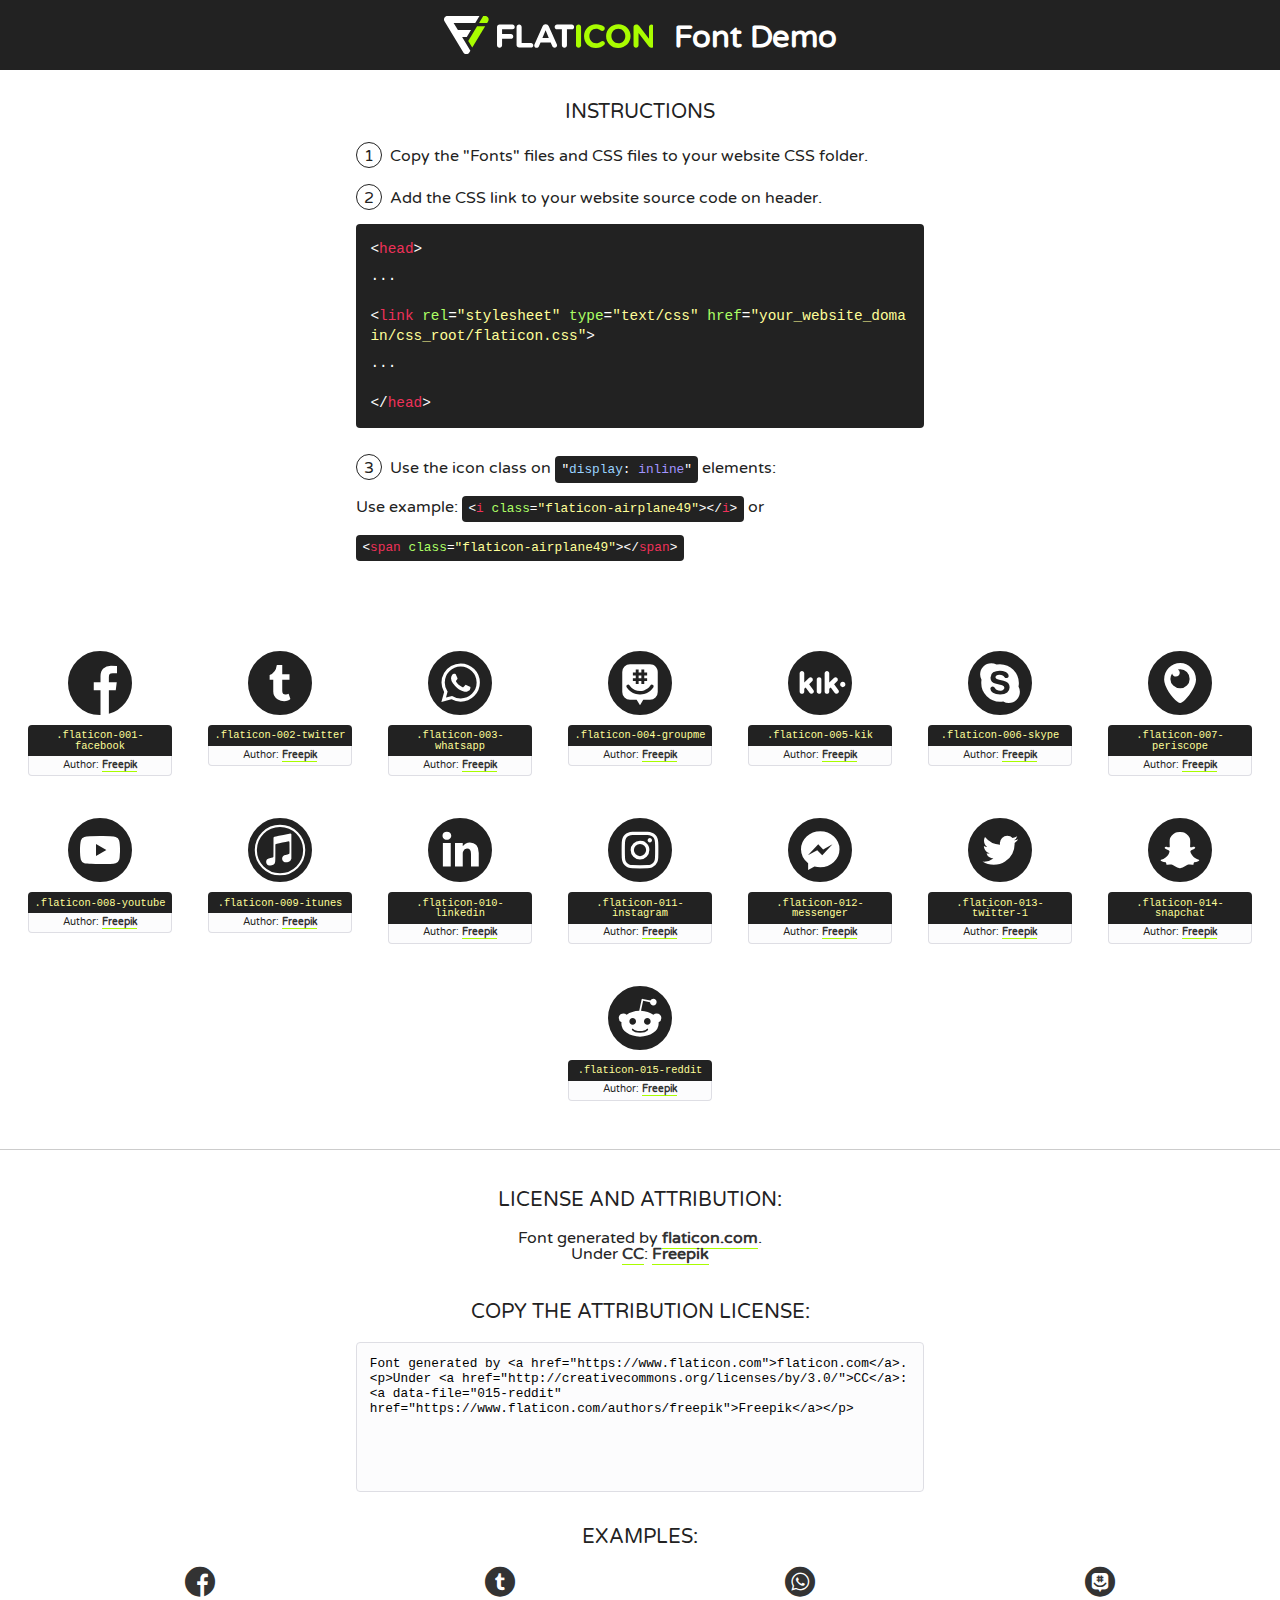
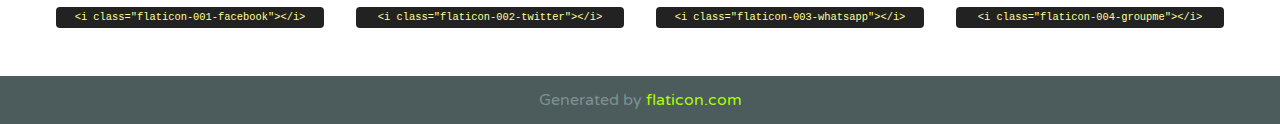
<file: Proyects/blog/blog/css/font/flaticon.html>
<!DOCTYPE html>
<!--
  Flaticon icon font: Flaticon
  Creation date: 20/12/2018 09:27
-->
<html>
<!DOCTYPE html>
<html>

<head>
    <title>Flaticon WebFont</title>
    <link href="http://fonts.googleapis.com/css?family=Varela+Round" rel="stylesheet" type="text/css" />
    <link rel="stylesheet" type="text/css" href="flaticon.css">
    <meta charset="UTF-8">
    <style>
    html, body, div, span, applet, object, iframe,
    h1, h2, h3, h4, h5, h6, p, blockquote, pre,
    a, abbr, acronym, address, big, cite, code,
    del, dfn, em, img, ins, kbd, q, s, samp,
    small, strike, strong, sub, sup, tt, var,
    b, u, i, center,
    dl, dt, dd, ol, ul, li,
    fieldset, form, label, legend,
    table, caption, tbody, tfoot, thead, tr, th, td,
    article, aside, canvas, details, embed, 
    figure, figcaption, footer, header, hgroup, 
    menu, nav, output, ruby, section, summary,
    time, mark, audio, video {
        margin: 0;
        padding: 0;
        border: 0;
        font-size: 100%;
        font: inherit;
        vertical-align: baseline;
    }
    /* HTML5 display-role reset for older browsers */
    article, aside, details, figcaption, figure, 
    footer, header, hgroup, menu, nav, section {
        display: block;
    }
    body {
        line-height: 1;
    }
    ol, ul {
        list-style: none;
    }
    blockquote, q {
        quotes: none;
    }
    blockquote:before, blockquote:after,
    q:before, q:after {
        content: '';
        content: none;
    }
    table {
        border-collapse: collapse;
        border-spacing: 0;
    }
    body {
        font-family: 'Varela Round', Helvetica, Arial, sans-serif;
        font-size: 16px;
        color: #222;
    }
    a {
        color: #333;
        border-bottom: 1px solid #a9fd00;
        font-weight: bold;
        text-decoration: none;
    }
    * {
        -moz-box-sizing: border-box;
        -webkit-box-sizing: border-box;
        box-sizing: border-box;
        margin: 0;
        padding: 0;
    }
    [class^="flaticon-"]:before, [class*=" flaticon-"]:before, [class^="flaticon-"]:after, [class*=" flaticon-"]:after {
        font-family: Flaticon;
        font-size: 30px;
        font-style: normal;
        margin-left: 20px;
        color: #333;
    }
    .wrapper {
        max-width: 600px;
        margin: auto;
        padding: 0 1em;
    }
    .title {
        font-size: 1.25em;
        text-align: center;
        margin-bottom: 1em;
        text-transform: uppercase;
    }
    header {
        text-align: center;
        background-color: #222;
        color: #fff;
        padding: 1em;
    }
    header .logo {
        width: 210px;
        height: 38px;
        display: inline-block;
        vertical-align: middle;
        margin-right: 1em;
        border: none;
    }
    header strong {
        font-size: 1.95em;
        font-weight: bold;
        vertical-align: middle;
        margin-top: 5px;
        display: inline-block;
    }
    .demo {
        margin: 2em auto;
        line-height: 1.25em;
    }
    .demo ul li {
        margin-bottom: 1em;
    }
    .demo ul li .num {
        color: #222;
        border-radius: 20px;
        display: inline-block;
        width: 26px;
        padding: 3px;
        height: 26px;
        text-align: center;
        margin-right: 0.5em;
        border: 1px solid #222;
    }
    .demo ul li code {
        background-color: #222;
        border-radius: 4px;
        padding: 0.25em 0.5em;
        display: inline-block;
        color: #fff;
        font-family: Consolas,Monaco,Lucida Console,Liberation Mono,DejaVu Sans Mono,Bitstream Vera Sans Mono,Courier New, monospace;
        font-weight: lighter;
        margin-top: 1em;
        font-size: 0.8em;
        word-break: break-all;
    }
    .demo ul li code.big {
        padding: 1em;
        font-size: 0.9em;
    }
    .demo ul li code .red {
        color: #EF3159;
    }
    .demo ul li code .green {
        color: #ACFF65;
    }
    .demo ul li code .yellow {
        color: #FFFF99;
    }
    .demo ul li code .blue {
        color: #99D3FF;
    }
    .demo ul li code .purple {
        color: #A295FF;
    }
    .demo ul li code .dots {
        margin-top: 0.5em;
        display: block;
    }
    #glyphs {
        border-bottom: 1px solid #ccc;
        padding: 2em 0;
        text-align: center;
    }
    .glyph {
        display: inline-block;
        width: 9em;
        margin: 1em;
        text-align: center;
        vertical-align: top;
        background: #FFF;
    }
    .glyph .glyph-icon {
        padding: 10px;
        display: block;
        font-family:"Flaticon";
        font-size: 64px;
        line-height: 1;
    }
    .glyph .glyph-icon:before {
        font-size: 64px;
        color: #222;
        margin-left: 0;
    }
    .class-name {
        font-size: 0.65em;
        background-color: #222;
        color: #fff;
        border-radius: 4px 4px 0 0;
        padding: 0.5em;
        color: #FFFF99;
        font-family: Consolas,Monaco,Lucida Console,Liberation Mono,DejaVu Sans Mono,Bitstream Vera Sans Mono,Courier New, monospace;
    }
    .author-name {
        font-size: 0.6em;
        background-color: #fcfcfd;
        border: 1px solid #DEDEE4;
        border-top: 0;
        border-radius: 0 0 4px 4px;
        padding: 0.5em;
    }
    .class-name:last-child {
        font-size: 10px;
        color:#888;
    }
    .class-name:last-child a {
        font-size: 10px;
        color:#555;
    }
    .class-name:last-child a:hover {
        color:#a9fd00;
    }
    .glyph > input {
        display: block;
        width: 100px;
        margin: 5px auto;
        text-align: center;
        font-size: 12px;
        cursor: text;
    }
    .glyph > input.icon-input {
        font-family:"Flaticon";
        font-size: 16px;
        margin-bottom: 10px;
    }
    .attribution .title {
        margin-top: 2em;
    }
    .attribution textarea {
        background-color: #fcfcfd;
        padding: 1em;
        border: none;
        box-shadow: none;
        border: 1px solid #DEDEE4;
        border-radius: 4px;
        resize: none;
        width: 100%;
        height: 150px;
        font-size: 0.8em;
        font-family: Consolas,Monaco,Lucida Console,Liberation Mono,DejaVu Sans Mono,Bitstream Vera Sans Mono,Courier New, monospace;
        -webkit-appearance: none;
    }
    .iconsuse {
        margin: 2em auto;
        text-align: center;
        max-width: 1200px;
    }
    .iconsuse:after {
        content: '';
        display: table;
        clear: both;
    }
    .iconsuse .image {
        float: left;
        width: 25%;
        padding: 0 1em;
    }
    .iconsuse .image p {
        margin-bottom: 1em;
    }
    .iconsuse .image span {
        display: block;
        font-size: 0.65em;
        background-color: #222;
        color: #fff;
        border-radius: 4px;
        padding: 0.5em;
        color: #FFFF99;
        margin-top: 1em;
        font-family: Consolas,Monaco,Lucida Console,Liberation Mono,DejaVu Sans Mono,Bitstream Vera Sans Mono,Courier New, monospace;
    }
    #footer {
        text-align: center;
        background-color: #4C5B5C;
        color: #7c9192;
        padding: 1em;
    }
    #footer a {
        border: none;
        color: #a9fd00;
        font-weight: normal;
    }
    @media (max-width: 960px) {
        .iconsuse .image {
            width: 50%;
        }
    }
    @media (max-width: 560px) {
        .iconsuse .image {
            width: 100%;
        }
    }
    </style>
</head>

<body class="characters-off">

    <header>
        <a href="https://www.flaticon.com" target="_blank" class="logo">
            <svg version="1.1" xmlns="http://www.w3.org/2000/svg" xmlns:xlink="http://www.w3.org/1999/xlink" xmlns:a="http://ns.adobe.com/AdobeSVGViewerExtensions/3.0/" viewBox="0 0 560.875 102.036" enable-background="new 0 0 560.875 102.036" xml:space="preserve">
                <defs>
                </defs>
                <g>
                    <g class="letters">
                        <path fill="#ffffff" d="M141.596,29.675c0-3.777,2.985-6.767,6.764-6.767h34.438c3.426,0,6.15,2.728,6.15,6.15
                        c0,3.43-2.724,6.149-6.15,6.149h-27.674v13.091h23.719c3.429,0,6.151,2.724,6.151,6.15c0,3.43-2.723,6.149-6.151,6.149h-23.719
                        v17.574c0,3.773-2.986,6.761-6.764,6.761c-3.779,0-6.764-2.989-6.764-6.761V29.675z"></path>
                        <path fill="#ffffff" d="M193.844,29.149c0-3.781,2.985-6.767,6.764-6.767c3.776,0,6.763,2.985,6.763,6.767v42.957h25.039
                        c3.426,0,6.149,2.726,6.149,6.153c0,3.425-2.723,6.15-6.149,6.15h-31.802c-3.779,0-6.764-2.986-6.764-6.768V29.149z"></path>
                        <path fill="#ffffff" d="M241.891,75.71l21.438-48.407c1.492-3.341,4.215-5.357,7.906-5.357h0.792
                        c3.686,0,6.323,2.017,7.815,5.357l21.439,48.407c0.436,0.967,0.701,1.845,0.701,2.723c0,3.602-2.809,6.501-6.414,6.501
                        c-3.161,0-5.269-1.845-6.499-4.655l-4.132-9.661h-27.059l-4.301,10.102c-1.144,2.631-3.426,4.214-6.237,4.214
                        c-3.517,0-6.24-2.81-6.24-6.325C241.1,77.64,241.451,76.677,241.891,75.71z M279.932,58.666l-8.521-20.297l-8.526,20.297H279.932
                        z"></path>
                        <path fill="#ffffff" d="M314.864,35.387H301.86c-3.429,0-6.239-2.813-6.239-6.238c0-3.429,2.811-6.24,6.239-6.24h39.533
                        c3.426,0,6.237,2.811,6.237,6.24c0,3.425-2.811,6.238-6.237,6.238h-13.001v42.785c0,3.773-2.99,6.761-6.764,6.761
                        c-3.779,0-6.764-2.989-6.764-6.761V35.387z"></path>
                        <path fill="#A9FD00" d="M352.615,29.149c0-3.781,2.985-6.767,6.767-6.767c3.774,0,6.761,2.985,6.761,6.767v49.024
                        c0,3.773-2.987,6.761-6.761,6.761c-3.781,0-6.767-2.989-6.767-6.761V29.149z"></path>
                        <path fill="#A9FD00" d="M374.132,53.836v-0.179c0-17.481,13.178-31.801,32.065-31.801c9.22,0,15.459,2.458,20.557,6.238
                        c1.402,1.054,2.637,2.985,2.637,5.357c0,3.692-2.985,6.59-6.681,6.59c-1.845,0-3.071-0.702-4.044-1.319
                        c-3.776-2.813-7.729-4.393-12.562-4.393c-10.364,0-17.831,8.611-17.831,19.154v0.173c0,10.542,7.291,19.329,17.831,19.329
                        c5.715,0,9.492-1.756,13.359-4.834c1.049-0.874,2.458-1.491,4.039-1.491c3.429,0,6.325,2.813,6.325,6.236
                        c0,2.106-1.056,3.78-2.282,4.834c-5.539,4.834-12.036,7.733-21.878,7.733C387.572,85.464,374.132,71.493,374.132,53.836z"></path>
                        <path fill="#A9FD00" d="M433.009,53.836v-0.179c0-17.481,13.79-31.801,32.766-31.801c18.981,0,32.592,14.143,32.592,31.628v0.173
                        c0,17.483-13.785,31.807-32.769,31.807C446.625,85.464,433.009,71.32,433.009,53.836z M484.224,53.836v-0.179
                        c0-10.539-7.725-19.326-18.626-19.326c-10.893,0-18.449,8.611-18.449,19.154v0.173c0,10.542,7.73,19.329,18.626,19.329
                        C476.676,72.986,484.224,64.378,484.224,53.836z"></path>
                        <path fill="#A9FD00" d="M506.233,29.321c0-3.774,2.99-6.763,6.767-6.763h1.401c3.252,0,5.183,1.583,7.029,3.953l26.093,34.265
                        V29.059c0-3.692,2.99-6.677,6.681-6.677c3.683,0,6.671,2.985,6.671,6.677v48.934c0,3.78-2.987,6.765-6.764,6.765h-0.436
                        c-3.257,0-5.188-1.581-7.034-3.953l-27.056-35.492v32.944c0,3.687-2.985,6.676-6.678,6.676c-3.683,0-6.673-2.989-6.673-6.676
                        V29.321z"></path>
                    </g>
                    <g class="insignia">
                        <path fill="#ffffff" d="M48.372,56.137h12.517l11.156-18.537H37.186L25.688,18.539h57.825L94.668,0H9.271
                        C5.925,0,2.842,1.801,1.198,4.716c-1.644,2.907-1.593,6.482,0.134,9.343l50.38,83.501c1.678,2.781,4.689,4.476,7.938,4.476
                        c3.246,0,6.257-1.695,7.935-4.476l2.898-4.804L48.372,56.137z"></path>
                        <g class="i">
                            <path fill="#A9FD00" d="M93.575,18.539h0.031v0.004l21.652,0.004l2.705-4.488c1.727-2.861,1.778-6.436,0.133-9.343
                            C116.454,1.801,113.371,0,110.026,0h-5.294L93.575,18.539z"></path>
                            <polygon fill="#A9FD00" points="88.291,27.356 64.725,66.486 75.519,84.404 109.942,27.356"></polygon>
                        </g>
                    </g>
                </g>
            </svg>
        </a>
        <strong>Font Demo</strong>
    </header>


    <section class="demo wrapper">

        <p class="title">Instructions</p>

        <ul>
            <li>
                <span class="num">1</span>Copy the "Fonts" files and CSS files to your website CSS folder.
            </li>
            <li>
                <span class="num">2</span>Add the CSS link to your website source code on header.
                <code class="big">
                    &lt;<span class="red">head</span>&gt;
                    <br/><span class="dots">...</span>
                    <br/>&lt;<span class="red">link</span> <span class="green">rel</span>=<span class="yellow">"stylesheet"</span> <span class="green">type</span>=<span class="yellow">"text/css"</span> <span class="green">href</span>=<span class="yellow">"your_website_domain/css_root/flaticon.css"</span>&gt;
                    <br/><span class="dots">...</span>
                    <br/>&lt;/<span class="red">head</span>&gt;
                </code>
            </li>

            <li>
                <p>
                    <span class="num">3</span>Use the icon class on <code>"<span class="blue">display</span>:<span class="purple"> inline</span>"</code> elements:
                    <br />
                    Use example: <code>&lt;<span class="red">i</span> <span class="green">class</span>=<span class="yellow">&quot;flaticon-airplane49&quot;</span>&gt;&lt;/<span class="red">i</span>&gt;</code> or <code>&lt;<span class="red">span</span> <span class="green">class</span>=<span class="yellow">&quot;flaticon-airplane49&quot;</span>&gt;&lt;/<span class="red">span</span>&gt;</code>
            </li>
        </ul>

    </section>




   <section id="glyphs">          
    
      
        <div class="glyph"><div class="glyph-icon flaticon-001-facebook"></div>
            <div class="class-name">.flaticon-001-facebook</div>
            <div class="author-name">Author: <a data-file="001-facebook" href="https://www.flaticon.com/authors/freepik">Freepik</a> </div> 
        </div>        
        
        <div class="glyph"><div class="glyph-icon flaticon-002-twitter"></div>
            <div class="class-name">.flaticon-002-twitter</div>
            <div class="author-name">Author: <a data-file="002-twitter" href="https://www.flaticon.com/authors/freepik">Freepik</a> </div> 
        </div>        
        
        <div class="glyph"><div class="glyph-icon flaticon-003-whatsapp"></div>
            <div class="class-name">.flaticon-003-whatsapp</div>
            <div class="author-name">Author: <a data-file="003-whatsapp" href="https://www.flaticon.com/authors/freepik">Freepik</a> </div> 
        </div>        
        
        <div class="glyph"><div class="glyph-icon flaticon-004-groupme"></div>
            <div class="class-name">.flaticon-004-groupme</div>
            <div class="author-name">Author: <a data-file="004-groupme" href="https://www.flaticon.com/authors/freepik">Freepik</a> </div> 
        </div>        
        
        <div class="glyph"><div class="glyph-icon flaticon-005-kik"></div>
            <div class="class-name">.flaticon-005-kik</div>
            <div class="author-name">Author: <a data-file="005-kik" href="https://www.flaticon.com/authors/freepik">Freepik</a> </div> 
        </div>        
        
        <div class="glyph"><div class="glyph-icon flaticon-006-skype"></div>
            <div class="class-name">.flaticon-006-skype</div>
            <div class="author-name">Author: <a data-file="006-skype" href="https://www.flaticon.com/authors/freepik">Freepik</a> </div> 
        </div>        
        
        <div class="glyph"><div class="glyph-icon flaticon-007-periscope"></div>
            <div class="class-name">.flaticon-007-periscope</div>
            <div class="author-name">Author: <a data-file="007-periscope" href="https://www.flaticon.com/authors/freepik">Freepik</a> </div> 
        </div>        
        
        <div class="glyph"><div class="glyph-icon flaticon-008-youtube"></div>
            <div class="class-name">.flaticon-008-youtube</div>
            <div class="author-name">Author: <a data-file="008-youtube" href="https://www.flaticon.com/authors/freepik">Freepik</a> </div> 
        </div>        
        
        <div class="glyph"><div class="glyph-icon flaticon-009-itunes"></div>
            <div class="class-name">.flaticon-009-itunes</div>
            <div class="author-name">Author: <a data-file="009-itunes" href="https://www.flaticon.com/authors/freepik">Freepik</a> </div> 
        </div>        
        
        <div class="glyph"><div class="glyph-icon flaticon-010-linkedin"></div>
            <div class="class-name">.flaticon-010-linkedin</div>
            <div class="author-name">Author: <a data-file="010-linkedin" href="https://www.flaticon.com/authors/freepik">Freepik</a> </div> 
        </div>        
        
        <div class="glyph"><div class="glyph-icon flaticon-011-instagram"></div>
            <div class="class-name">.flaticon-011-instagram</div>
            <div class="author-name">Author: <a data-file="011-instagram" href="https://www.flaticon.com/authors/freepik">Freepik</a> </div> 
        </div>        
        
        <div class="glyph"><div class="glyph-icon flaticon-012-messenger"></div>
            <div class="class-name">.flaticon-012-messenger</div>
            <div class="author-name">Author: <a data-file="012-messenger" href="https://www.flaticon.com/authors/freepik">Freepik</a> </div> 
        </div>        
        
        <div class="glyph"><div class="glyph-icon flaticon-013-twitter-1"></div>
            <div class="class-name">.flaticon-013-twitter-1</div>
            <div class="author-name">Author: <a data-file="013-twitter-1" href="https://www.flaticon.com/authors/freepik">Freepik</a> </div> 
        </div>        
        
        <div class="glyph"><div class="glyph-icon flaticon-014-snapchat"></div>
            <div class="class-name">.flaticon-014-snapchat</div>
            <div class="author-name">Author: <a data-file="014-snapchat" href="https://www.flaticon.com/authors/freepik">Freepik</a> </div> 
        </div>        
        
        <div class="glyph"><div class="glyph-icon flaticon-015-reddit"></div>
            <div class="class-name">.flaticon-015-reddit</div>
            <div class="author-name">Author: <a data-file="015-reddit" href="https://www.flaticon.com/authors/freepik">Freepik</a> </div> 
        </div>        
        

    </section>



    <section class="attribution wrapper"   style="text-align:center;">

      <div class="title">License and attribution:</div><div class="attrDiv">Font generated by <a href="https://www.flaticon.com">flaticon.com</a>. <div><p>Under <a href="http://creativecommons.org/licenses/by/3.0/">CC</a>: <a data-file="015-reddit" href="https://www.flaticon.com/authors/freepik">Freepik</a></p>  </div>
      </div>
      <div class="title">Copy the Attribution License:</div>

    <textarea onclick="this.focus();this.select();">Font generated by &lt;a href=&quot;https://www.flaticon.com&quot;&gt;flaticon.com&lt;/a&gt;. <p>Under <a href="http://creativecommons.org/licenses/by/3.0/">CC</a>: <a data-file="015-reddit" href="https://www.flaticon.com/authors/freepik">Freepik</a></p>  
     </textarea>

    </section>

    <section class="iconsuse">

          <div class="title">Examples:</div>            
             
            <div class="image">
                <p>
                    <i class="glyph-icon flaticon-001-facebook"></i> 
                    <span>&lt;i class=&quot;flaticon-001-facebook&quot;&gt;&lt;/i&gt;</span>
                </p>
            </div>
            
            <div class="image">
                <p>
                    <i class="glyph-icon flaticon-002-twitter"></i> 
                    <span>&lt;i class=&quot;flaticon-002-twitter&quot;&gt;&lt;/i&gt;</span>
                </p>
            </div>
            
            <div class="image">
                <p>
                    <i class="glyph-icon flaticon-003-whatsapp"></i> 
                    <span>&lt;i class=&quot;flaticon-003-whatsapp&quot;&gt;&lt;/i&gt;</span>
                </p>
            </div>
            
            <div class="image">
                <p>
                    <i class="glyph-icon flaticon-004-groupme"></i> 
                    <span>&lt;i class=&quot;flaticon-004-groupme&quot;&gt;&lt;/i&gt;</span>
                </p>
            </div>
                       
        </div>
                            
    </section>

<div id="footer">
    <div>Generated by <a href="https://www.flaticon.com">flaticon.com</a>
    </div>
</div>



</body>
</html>
</file>
<file: flex/main.css>
* {
    box-sizing: border-box;
    margin: 0;
    padding: 0;
}
html {
    font-size: 62.5%;
}
body {
    font-size: 1.6rem;
}
.container {
    border: 0.3rem solid black;
    height: 300px;
    display: flex;                  /*acomoda los divs horizontalmente por defecto*/
    /*flex-direction: column;       /*acomoda los divs verticalmente*/
    /*flex-direction: row-reverse;  /*acomoda los divs horizontalmente pero en reversa*/
    flex-wrap: wrap;                /*cuando los divs no caben en un renglon los empieza a bajar a un siguiente renglon a partir del ultimo*/
    align-content: center;          /*acomoda los divs de forma vertical*/
    justify-content: center;        /*acomoda los div de forma horizontal*/
    /*justify-content: flex-start;  /*acomoda los divs al inicio (izquierda o arriba dependiendo de flex-direction) respetando el flex-basis de los divs*/
    /*justify-content: flex-end;    /*acomoda los divs al final (derecha o abajo dependiendo de flex-direction) respetando el flex-basis de los divs*/
    /*justify-content: space-between;  /*acomoda los divs repartidos variando el espacio entre los divs sin dejar espacio al inicio y al final*/
    /*justify-content: space-around    /*acomoda los divs repartidos variando el espacio entre los divs dejando tambien espacio al inicio y al final*/
    /*justify-content: stretch      /*acomoda los div estirando los divs internos a lo largo del contenedor*/
}
.box {
    height: 10rem;
    flex-basis: 15rem;              /*medida base(ancho) de los divs*/
    
}
.box1 {
    background-color: blue;
    flex-grow: 1;                   /*si el viewport va creciendo este div interno crecera con el para ocupar entre todos los divs el 100% del viewport*/
}
.box2 {
    background-color: blueviolet;
    /*estas 3 son para alinear el contenido interno de un item con flex*/
    /*display: flex;			
    justify-content: center;
    align-items: center;*/
}
.box3 {
    background-color: burlywood;
}
.box4 {
    background-color: cadetblue;
}
.box5 {
    background-color: coral;
}
.box6 {
    background-color: salmon;
}
</file>
<file: grid/index.css>
.contenedor1{
    border:5px solid #e1bee7;
    background-color:#fff1ff;
}
/**************************************************************************************/
.contenedor2{
    border:5px solid #e1bee7;
    background-color:#fff1ff;
    display:grid;
    grid-template-columns:50px 100px 200px; /*Numero de columnas y ancho de cada una*/
    grid-template-rows:100px 50px;          /*Numero de renglones y alto de cada uno*/
    gap:15px;                               /*espacio entre las celdas de la grilla*/  
}
/**************************************************************************************/
.contenedor3{
    height: 600px;
    border: 5px solid #e1bee7;
    background-color: #fff1ff;
    display: grid;
    row-gap: 15px;                          /*espacio entre renglones*/
    grid-template-columns: 150px 150px 150px;/*3 columnas*/
    grid-auto-rows: 150px;                  /*El numero de renglones lo genera en base al numero de elementos dentro del contenedor*/
    grid-auto-flow: row;                    /*habilitar el flujo y como se llena la grilla, como complemento de la linea anterior*/
    place-content: center;                  /*las divs dentro del contenedor estaran al centro vertical y horizontal*/
    place-items: end;                       /*el contenido de las divs estara abajo a la derecha*/
}
/**************************************************************************************/
.contenedor4{
    height: 600px;
    border: 5px solid #e1bee7;
    background-color: #fff1ff;
    display: grid;
    column-gap: 15px;                       /*espacio entre columnas*/
    grid-template-rows: 200px 200px;        /*2 renglones*/
    grid-auto-columns: 150px;               /*El numero de columnas lo genera en base al numero de elementos dentro del contenedor*/
    grid-auto-flow: column;                 /*habilitar el flujo y como se llena la grilla, como complemento de la linea anterior*/
    place-content: center;                  /*las divs dentro del contenedor estaran al centro vertical y horizontal*/
    place-items: start;                     /*el contenido de las divs estara arriba y a la izquierda*/
}
.item{
    border:5px solid #00bcd4;
    font-size:2rem;
}

.item2{
    border:5px solid #00bcd4;
    font-size:2rem;
    justify-self: start;    		/*Justificacion y alineacion para este elemento, no todos los de la grilla*/
    align-self: end;
}
/*
    Propiedades de alineacion del contenedor, para alinear la grilla dentro del contenedor
    center, start, end

    justify-content:center  		//horizontalmente
    align-content:center    		//verticalmente
    place-content:center    		//horizontal y vertical

    Propiedades de alineacion del contenido de los items o divs dentro del contenedor grid
    center, start, end

    justify-self:start;
    align-self:center
    justify-items: center;
    align-items: center;
    place-items: start;
*/
/**************************************************************************************/
.contenedor5{
    height: 600px;
    border: 5px solid #e1bee7;
    background-color: #fff1ff;
    display: grid;
    gap: 15px;                      
    grid-template-columns: 150px 150px 150px;
    grid-template-rows: 75px 75px 75px;        
    place-content: center;
}

/*Para el contenedor 5 divs que ocupan mas de una celda de la grilla*/
.item-5-1{

    grid-column-start: 1;   		/*linea de la columna en la que inicia*/
    grid-column-end: 3;     		/*linea de la columa en la que termina*/
}
.item-5-2{
    grid-row: 2 / 4;        		/*en una sola linea se define en que linea empieza y en que linea termina*/

    
    /*estas 3 son para alinear el contenido de un item con flex*/
    /*display: flex;			
    justify-content: center;
    align-items: center;*/
    
    /*estas 3 son para alinear el contenido de un item con grid*/
    display: grid;
    justify-items: center;
    align-items: center;
}
.item-5-3{
    grid-area: 2 / 2 / 4 / 4;   	/*file columna fila columna*/
}
/**************************************************************************************/
.contenedor6{
    height: 600px;
    border: 5px solid #e1bee7;
    background-color: #fff1ff;
    display: grid;
    gap: 15px;                      
    grid-template-columns: 150px 150px 150px;
    grid-template-rows: 75px 75px 75px; 
    grid-template-areas: 
        "header header header"
        "side   main   main"
        "side   main   main";
    place-content: center;
}

/*Para el contenedor 5 divs que ocupan mas de una celda de la grilla*/
.item-6-1{
    grid-area: header;
}
.item-6-2{
    grid-area: side;
}
.item-6-3{
    grid-area: main;
}
/**************************************************************************************/
.contenedor7{   /*con minmax las columnas cambiaran de ancho entre ese rango*/
    border: 5px solid #e1bee7;
    background-color: #fff1ff;
    display: grid;
    grid-template-columns: minmax(100px, 200px) minmax(100px, 300px) minmax(100px, 200px);
    grid-template-rows: repeat(3, auto);    	/*repite 3 veces, una por renglon - auto no define un alto fijo, sino que se ajusta al contenido*/
}
/**************************************************************************************/
.contenedor8{   /*con fr las columnas se ajustan al ancho del viewport*/
    border: 5px solid #e1bee7;
    background-color: #fff1ff;
    display: grid;
    grid-template-columns: repeat(4, 1fr);  	/*4 columnas de 1 fraccion del viewport cada una*/
    /*grid-template-columns: 1fr 3fr 2fr 1fr;   de diferentes fracciones cada columna*/
    /*grid-template-columns: 1fr 3fr min-content 1fr;   una columna con el ancho minimo necesario para que el contenido se muestre bien*/
    /*grid-template-columns: 1fr 3fr max-content 1fr;   una columna con el ancho maximo necesario para que el contenido se muestre en un renglon*/
}
/**************************************************************************************/
.contenedor9{   /*con auto-fit las columnas ocupan el "max" para llenar el 100% del ancho del viewport*/
    /*cuando el ancho del viewport es menor que el min del las columnas pasa celdas al siguiente renglon*/
    border: 5px solid #e1bee7;
    background-color: #fff1ff;
    display: grid;
    grid-template-columns: repeat(auto-fit, minmax(100px, 1fr)); /*siempre que se use auto-fit debe ponerse minmax*/
}
/**************************************************************************************/
.contenedor10{   /*con auto-fill las columnas ocupan el "min" y queda vacio el resto del viewport*/
    /*cuando el ancho del viewport es menor que el min del las columnas pasa celdas al siguiente renglon*/
    border: 5px solid #e1bee7;
    background-color: #fff1ff;
    display: grid;
    grid-template-columns: repeat(auto-fill, minmax(100px, 1fr));/*siempre que se use auto-fill debe ponerse minmax*/
}
</file>
<file: Proyects/batata/css/style.css>
:root {
  /* Colors */
  --bitcoin-orange: #f7931a;
  --soft-orange: #ffe9d5;
  --secondary-blue: #1a9af7;
  --soft-blue: #e7f5ff;
  --warm-black: #282623;
  --black: #201e1c;
  --off-white: #faf8f7;
  --just-white: #fff;
  --grey: #bababa;
}
* {
  box-sizing: border-box;
  margin: 0;
  padding: 0;
}
html {
  font-size: 62.5%;
  font-family: "DM Sans", sans-serif;
}
header {
  position: relative;
  display: flex;
  flex-direction: column;
  justify-content: center;
  width: 100%;
  min-width: 320px;
  height: 334px;
  text-align: center;
  background: linear-gradient(
    208.83deg,
    var(--black) 16.69%,
    var(--bitcoin-orange) 100%
  );
}
header img {
  width: 151px;
  height: 24px;
  margin-top: 60px;
  align-self: center;
}
.header--title-container {
  width: 90%;
  min-width: 288px;
  max-width: 900px;
  height: 218px;
  margin-top: 50px;
  text-align: center;
  align-self: center;
}

.header--title-container h1 {
  font-size: 2.4rem;
  font-weight: bold;
  line-height: 2.6rem;
  color: var(--just-white);
}
.header--title-container p {
  margin-top: 25px;
  font-size: 1.4rem;
  font-weight: 500;
  line-height: 1.8rem;
  color: var(--soft-orange);
}
.header--title-container .header--button {
  position: absolute;
  left: calc(50% - 118px);
  top: 270px;
  display: block;
  margin-top: 35px;
  padding: 15px;
  width: 229px;
  height: 48px;
  background: var(--off-white);
  /* Sombra  */
  box-shadow: 0px 4px 8px rgba(89, 73, 30, 0.16);
  border: none;
  border-radius: 4px;
  font-size: 1.4rem;
  font-weight: bold;
  text-decoration: none;
  color: var(--black);
}
.header--title-container .header--button span {
  display: inline-block;
  width: 13px;
  height: 8px;
  margin-left: 10px;
  background-image: url("../assets/icons/down-arrow.svg");
  background-size: cover;
  background-position: center;
  background-repeat: no-repeat;
}
main {
  width: 100%;
  height: auto;
  background-color: var(--off-white);
}
.main-exchange-container {
  width: 100%;
  height: auto;
  padding-top: 80px;
  padding-bottom: 30px;
  text-align: center;
}
.main-exchange-container--title {
  width: 90%;
  min-width: 288px;
  max-width: 900px;
  margin: 0 auto;
}
.main-exchange-container .backgroundImg {
  width: 200px;
  height: 200px;
  margin: 0 auto;
  margin-bottom: 50px;
  background-image: url("../assets/img/Bitcoin.svg");
  background-size: cover;
  background-position: center;
  background-repeat: no-repeat;
}
.main-exchange-container h2 {
  margin-bottom: 30px;
  font-size: 2.4rem;
  font-weight: bold;
  line-height: 2.6rem;
  color: var(--black);
}
.main-exchange-container p {
  margin-bottom: 30px;
  font-size: 1.4rem;
  font-weight: 500;
  line-height: 1.6rem;
  color: #757575;
}
.main-currency-table,
.main-commissions-table {
  width: 70%;
  min-width: 235px;
  max-width: 500px;
  height: 360px;
  margin: 0 auto;

  font-family: "Inter", sans-serif;
}
.main-currency-table .currency-table--title {
  margin-bottom: 15px;
  font-size: 1.8rem;
  font-weight: bold;
  line-height: 2.3rem;
  color: var(--bitcoin-orange);
}
.main-commissions-table .commissions-table--title {
  margin-bottom: 15px;
  font-size: 1.8rem;
  font-weight: bold;
  line-height: 2.3rem;
  color: var(--secondary-blue);
}
.currency-table--container,
.commissions-table--container {
  width: 90%;
  min-width: 230px;
  max-width: 300px;
  height: 250px;
  margin: 0 auto;
  /* background-color: #fff; */
  border-radius: 15px;
}
.currency-table--container table,
.commissions-table--container table {
  width: 100%;
  height: 100%;
}
.currency-table--container td,
.commissions-table--container td {
  width: 50%;
  font-size: 1.6rem;
  font-weight: 500;
  line-height: 1.9rem;
  color: var(--grey);
  /* border-bottom: 1px solid #faf8f7; */
  background-color: var(--just-white);
}
.currency-table--container .table__top-left,
.commissions-table--container .table__top-left {
  border-radius: 15px 0 0 0;
}
.currency-table--container .table__top-right,
.commissions-table--container .table__top-right {
  border-radius: 0 15px 0 0;
}
.currency-table--container .table__bottom-left,
.commissions-table--container .table__bottom-left {
  border-radius: 0 0 0 15px;
}
.currency-table--container .table__bottom-right,
.commissions-table--container .table__bottom-right {
  border-radius: 0 0 15px 0;
}
.currency-table--container .table__right,
.commissions-table--container .table__right {
  font-size: 1.4rem;
  font-weight: normal;
  line-height: 1.7rem;
  color: #757575;
}
.currency-table--container .up {
  display: inline-block;
  width: 15px;
  height: 15px;
  margin-left: 10px;
  background-image: url("../assets/icons/trending-up.svg");
  background-size: cover;
  background-position: center;
  background-repeat: no-repeat;
}
.currency-table--container .down {
  display: inline-block;
  width: 15px;
  height: 15px;
  margin-left: 10px;
  background-image: url("../assets/icons/trending-down.svg");
  background-size: cover;
  background-position: center;
  background-repeat: no-repeat;
}
.currency-table--date {
  width: 190px;
  height: 31px;
  margin: 0 auto;
  margin-top: 15px;
  padding: 8px;
  background-color: var(--soft-orange);
  border-radius: 8px;
}
.commissions-table--date {
  width: 190px;
  height: 31px;
  margin: 0 auto;
  margin-top: 15px;
  padding: 8px;
  background-color: var(--soft-blue);
  border-radius: 8px;
}
.currency-table--date p,
.commissions-table--date p {
  margin: 7px;
  font-size: 1.2rem;
  line-height: 1.5px;
}

.main-product-detail {
  position: relative;
  width: 100%;
  min-width: 320px;
  height: auto;
  padding: 20px 10px;
  background-color: var(--black);
}
.product-detail--batata-logo {
  position: absolute;
  width: 40.57px;
  height: 24.01px;
  left: calc(50% - 20px);
  top: -10px;
  background-image: url("../assets/icons/batata.svg");
}
.product-detail--title {
  width: 90%;
  min-width: 288px;
  height: auto;
  margin: 0 auto;
  margin-top: 50px;
  text-align: center;
}
.product-detail--title h2 {
  margin-bottom: 20px;
  font-size: 2.4rem;
  font-weight: bold;
  line-height: 2.6rem;
  color: var(--just-white);
}
.product-detail--title p {
  margin-bottom: 20px;
  font-size: 1.4rem;
  font-weight: 500;
  line-height: 1.8rem;
  color: #808080;
}
.product-detail--card {
  width: 90%;
  min-width: 288px;
  max-width: 400px;
  height: 152px;
  margin: 15px auto;
  padding: 15px;
  background-color: var(--warm-black);
  box-shadow: 0px 4px 8px rgba(0, 0, 0, 0.16);
  border-radius: 4px;
}
.product-detail--card .clock {
  display: inline-block;
  width: 20px;
  height: 20px;
  margin: 0 auto;
  margin-bottom: 10px;
  background-image: url("../assets/icons/clock.svg");
  background-size: cover;
  background-position: center;
  background-repeat: no-repeat;
}
.product-detail--card .eye {
  display: inline-block;
  width: 20px;
  height: 20px;
  margin: 0 auto;
  margin-bottom: 10px;
  background-image: url("../assets/icons/eye.svg");
  background-size: cover;
  background-position: center;
  background-repeat: no-repeat;
}
.product-detail--card .dollar {
  display: inline-block;
  width: 20px;
  height: 20px;
  margin: 0 auto;
  margin-bottom: 10px;
  background-image: url("../assets/icons/dollar-sign.svg");
  background-size: cover;
  background-position: center;
  background-repeat: no-repeat;
}
.product-detail--card .check {
  display: inline-block;
  width: 20px;
  height: 20px;
  margin: 0 auto;
  margin-bottom: 10px;
  background-image: url("../assets/icons/check-circle.svg");
  background-size: cover;
  background-position: center;
  background-repeat: no-repeat;
}
.product--card_title {
  margin-bottom: 15px;
  font-size: 1.8rem;
  font-weight: bold;
  line-height: 1.8rem;
  color: var(--just-white);
}
.product--card_body {
  font-size: 1.4rem;
  font-weight: 500;
  line-height: 1.8rem;
  color: #808080;
}
.bitcoin-img-container {
  width: 100%;
  min-width: 320px;
  height: 50vh;
  background-image: url("../assets/img/bitcoinbaby2x.jpg");
  background-repeat: no-repeat;
  background-position: center;
  background-size: cover;
  text-align: center;
}
.bitcoin-img-container h2 {
  padding-top: 60px;
  font-size: 2.4rem;
  font-weight: bold;
  line-height: 2.6rem;
  color: var(--just-white);
}
.main-plans-container {
  width: 100%;
  min-height: 320px;
  padding-bottom: 70px;
  text-align: center;
}
.main-plans-container h2 {
  padding-top: 50px;
  font-size: 2.4rem;
  font-weight: bold;
  line-height: 2.6rem;
  color: var(--black);
}
.main-plans-container p {
  padding-top: 30px;
  font-size: 1.4rem;
  font-weight: 500;
  line-height: 1.8rem;
  color: #757575;
}
.plans-container--slider {
  display: flex;
  /* gap: 50px; Aun no está soportado por todos los navegadores :( */
  height: 316px;
  overflow-x: scroll;
  overscroll-behavior-x: contain;
  scroll-snap-type: x proximity;
}
.plans-container--card {
  position: relative;
  scroll-snap-align: center;
  width: 70%;
  min-width: 230px;
  max-width: 300px;
  height: 250px;
  margin: 50px 30px 0;
  padding: 0 15px;
  background-color: var(--just-white);
  border-radius: 15px;
  box-shadow: 0px 4px 8px rgba(89, 73, 30, 0.16);
}
.plans-container--card .recommended {
  position: absolute;
  width: 120px;
  height: 31px;
  left: calc(50% - 60px);
  top: -15px;
  margin: 0;
  padding: 6px;
  background-color: var(--bitcoin-orange);
  border-radius: 8px;
  color: var(--just-white);
}
.plan-card--title {
  padding-top: 30px;
  font-size: 1.4rem;
  font-weight: 500;
  line-height: 1.8rem;
  color: black;
}
.plans-container--card .plan-card--price {
  padding: 5px 0;
  font-size: 5.3rem;
  font-weight: bold;
  line-height: 6.3rem;
  color: black;
}
.plans-container--card .plan-card--saving {
  padding-top: 0;
}
.plan-card--ca {
  width: 151px;
  height: 48px;
  margin-top: 20px;
  background: var(--off-white);
  border: 2px solid var(--bitcoin-orange);
  border-radius: 4px;
  font-size: 1.4rem;
  font-weight: bold;
  line-height: 1.8rem;
  color: var(--black);
}
.plan-card--ca span {
  display: inline-block;
  width: 20px;
  height: 20px;
  background-image: url("../assets/icons/orange-right-arrow.svg");
  vertical-align: text-bottom;
}
footer {
  display: flex;
  width: 100%;
  height: 150px;
  background-color: var(--bitcoin-orange);
}
footer section {
  display: flex;
  justify-content: center;
  align-items: center;
  width: 50%;
}
.left ul {
  font-size: 1.4rem;
  font-weight: 500;
  line-height: 1.8rem;
  list-style: none;
}
.left li {
  margin: 10px 0;
}
.left a {
  text-decoration: none;
  color: var(--just-white);
}
</file>
<file: Proyects/batata/css/tablet.css>
.main-tables-container {
  display: flex;
  width: 1000px;
  margin: 0 auto;
}
.product-cards--container {
  display: flex;
  flex-wrap: wrap;
  width: 1000px;
  margin: 0 auto;
}
.plans-container--slider {
  justify-content: center;
}
</file>
<file: Proyects/blog/blog/css/main.css>
@import url('https://fonts.googleapis.com/css?family=Roboto+Mono:400,500,700|Roboto+Slab:400,700|Roboto:400,500,700,900&display=swap');

body {
    font-family: 'Roboto Mono', monospace;
    margin: 0;
    padding: 0;
    
}
a {
    text-decoration: none;
    display: inline;
    color: black;
}
/*Todo este estilo de body es para hacer que el body de la pagina principal*/
/*se ajuste al tama;o de la ventana y no genere scroll bars*/
.home-body {
    position: fixed;
    top: 0;
    bottom: 0;
    left: 0;
    right: 0;
}
.grid-container {
    max-width: 980px;
    margin: auto;
}


header {
    width: 100%;
    height: 140px;
    display: grid;
    grid-template-rows: 1fr 1fr;
}
header .header-icons-container {
    width: 100%;
    height: 50px;
    display: grid;
    background-color: #47cfac;
}
header .header-icons-container .icons {
    width: 300px;
    height: auto;
    display: flex;
    justify-items: flex-end;
    align-items: center;
    justify-content: space-between;
    justify-self: end;
    margin-right: 50px;
}
header .icons span {
    color: white;
}
nav  {
    display: grid;
    grid-template-columns: 1fr 1fr;
    height: 90px;
}
nav .nav-logo-container {
    margin-left: 50px;
}
nav .nav-logo-container img {
    width: 220px;
    margin-top: 10px;
}
nav .profile-link {
    display: flex;
    align-items: center;
    justify-content: flex-end;
    margin-right: 50px;
}
nav .profile-link a {
    color: black;
    border-bottom: 1px solid black;
}

.home-main {
    display: grid;
    grid-template-columns: 1fr 4fr 1fr;
    height: 100%;
    background-image: url('../assets/img/Cover.png');
    background-position: center;
    background-repeat: no-repeat;
    background-size: cover;
}
.home-main section {
    display: grid;
    grid-column: 2;
    justify-items: center;
    height: 350px;
    margin-top: 80px;
}
.home-main-text {
    font-family: 'Roboto mono', monospace;
    font-size: 30px;
    font-weight: 700px;
    letter-spacing: 10px;
    color: black;
    text-align: center;
    color: white;
}
.home-main-button {
    width: 110px;
    height: 50px;
    background: #48cfad;
    text-align: center;
    font-weight: 700;
    font-size: 18px;
    line-height: 50px;
}

.blogs-main {
    display: grid;
}
.blogs-news-container {
    background-color: #e6e9ed;
    padding: 0 50px 40px;
}
.blogs-main-new {
    display: grid;
    grid-template-columns: 2fr 1fr;
    grid-template-rows: 2fr;
}
.blogs-news-img-container {
    grid-column: 1;
}
.blogs-news-img-container img {
    width: 85%;
}
.blogs-news-info-container {
    grid-column: 2;
}
.blogs-news-info-container p {
    margin-bottom: 35px;
}
.blogs-posts-container {
    padding: 0 50px 40px;
}
.blogs-posts-container h3 {
    border-bottom: 1px solid #cdd2da;  
    padding-bottom: 20px;
    text-align: center;
}
.blogs-button {
    border: 1px solid #47cfac;
    padding: 10px 15px;
    font-size: 12px;
}
.blogs-posts-container .post-container {
    display: inline-block;
    padding-left: 10px;
    max-width: 30%;
    margin-bottom: 50px;
}
.blogs-posts-container .post-container p {
    margin-bottom: 35px;
}
.blogs-posts-container .post-container img {
    width: 100%;
}
footer {
    width: 100%;
    height: 80px;
    background-color: #22272d;
    border-top: 35px solid #47cfac;
    text-align: center;
}
footer p {
    color: white;
    margin-top: 30px;
}

.blogpost-img-container {
    padding: 0 50px 40px;
}
.blogpost-img-container img {
    width: 100%;
}
.blogpost-main-container {
    padding: 0 50px 40px;
}
.blogpost-main-container h3 {
    border-bottom: 1px solid #cdd2da;
    padding-bottom: 20px;
}
.blogpost-main-container article h1 {
    font-size: 35px;
}

.contact-main-container {
    width: 100%;
    min-height: 250px;
    background-color: #e6e9ed;
    text-align: center;
    padding-bottom: 50px;
}
.contact-main-container div {
    display: inline-block;
    width: 49.5%;
    height: 100%;
}
.contact-main-container div a {
    border-bottom: 1px solid black;
    padding-bottom: 5px;
}
.contact-main-container .contact-left, .contact-right {
    text-align: initial;
    margin-top: 85px;
}
.contact-main-container img {
    width: 100px;
}

.profile-main-container {
    padding: 70px 40px;
    background-color: #e6e9ed;
    margin-bottom: 50px;
}
.profile-main-container img {
    width: 320px;
    margin-right: 30px;
}
.profile-main-container .profile-container {
    display: flex;
}
.profile-main-proyects {
    padding: 0 50px 40px;
}
.profile-main-proyects h3 {
    border-bottom: 1px solid #cdd2da;
    padding-bottom: 35px;
    text-align: center;
}
.proyects-main-container {
    display: grid;
    grid-template-columns: 1fr 1fr 1fr;
}
.proyect-container {
    padding: 0 5px;
}
</file>
<file: Proyects/blog/blog/css/font/flaticon.css>
/*
  	Flaticon icon font: Flaticon
  	Creation date: 20/12/2018 09:27
  	*/

@font-face {
  font-family: "Flaticon";
  src: url("./Flaticon.eot");
  src: url("./Flaticon.eot?#iefix") format("embedded-opentype"),
       url("./Flaticon.woff") format("woff"),
       url("./Flaticon.ttf") format("truetype"),
       url("./Flaticon.svg#Flaticon") format("svg");
  font-weight: normal;
  font-style: normal;
}

@media screen and (-webkit-min-device-pixel-ratio:0) {
  @font-face {
    font-family: "Flaticon";
    src: url("./Flaticon.svg#Flaticon") format("svg");
  }
}

[class^="flaticon-"]:before, [class*=" flaticon-"]:before,
[class^="flaticon-"]:after, [class*=" flaticon-"]:after {   
  font-family: Flaticon;
        font-size: 30px;
font-style: normal;
margin-left: 20px;
}

.flaticon-001-facebook:before { content: "\f100"; }
.flaticon-002-twitter:before { content: "\f101"; }
.flaticon-003-whatsapp:before { content: "\f102"; }
.flaticon-004-groupme:before { content: "\f103"; }
.flaticon-005-kik:before { content: "\f104"; }
.flaticon-006-skype:before { content: "\f105"; }
.flaticon-007-periscope:before { content: "\f106"; }
.flaticon-008-youtube:before { content: "\f107"; }
.flaticon-009-itunes:before { content: "\f108"; }
.flaticon-010-linkedin:before { content: "\f109"; }
.flaticon-011-instagram:before { content: "\f10a"; }
.flaticon-012-messenger:before { content: "\f10b"; }
.flaticon-013-twitter-1:before { content: "\f10c"; }
.flaticon-014-snapchat:before { content: "\f10d"; }
.flaticon-015-reddit:before { content: "\f10e"; }
</file>
<file: Proyects/blog/blog/css/media-queries.css>
@media (max-width: 900px) {
    .blogs-main-new {
        grid-template-columns: 1fr;
        grid-template-rows: 3fr
    }
    .blogs-news-img-container {
        grid-row: 2;
    }
    .blogs-news-info-container {
        grid-column: 1;
        grid-row: 3;
    }
    .blogs-posts-container .post-container {
        max-width: 45%;
    }
    .proyects-main-container {
        grid-template-columns: 1fr 1fr;
        grid-template-rows: 2fr;
    }
    .profile-main-container .profile-container {
        display: block;
    }
}

@media (max-width: 600px) {
    .blogs-posts-container .post-container {
        max-width: 95%;
    }
}
</file>
